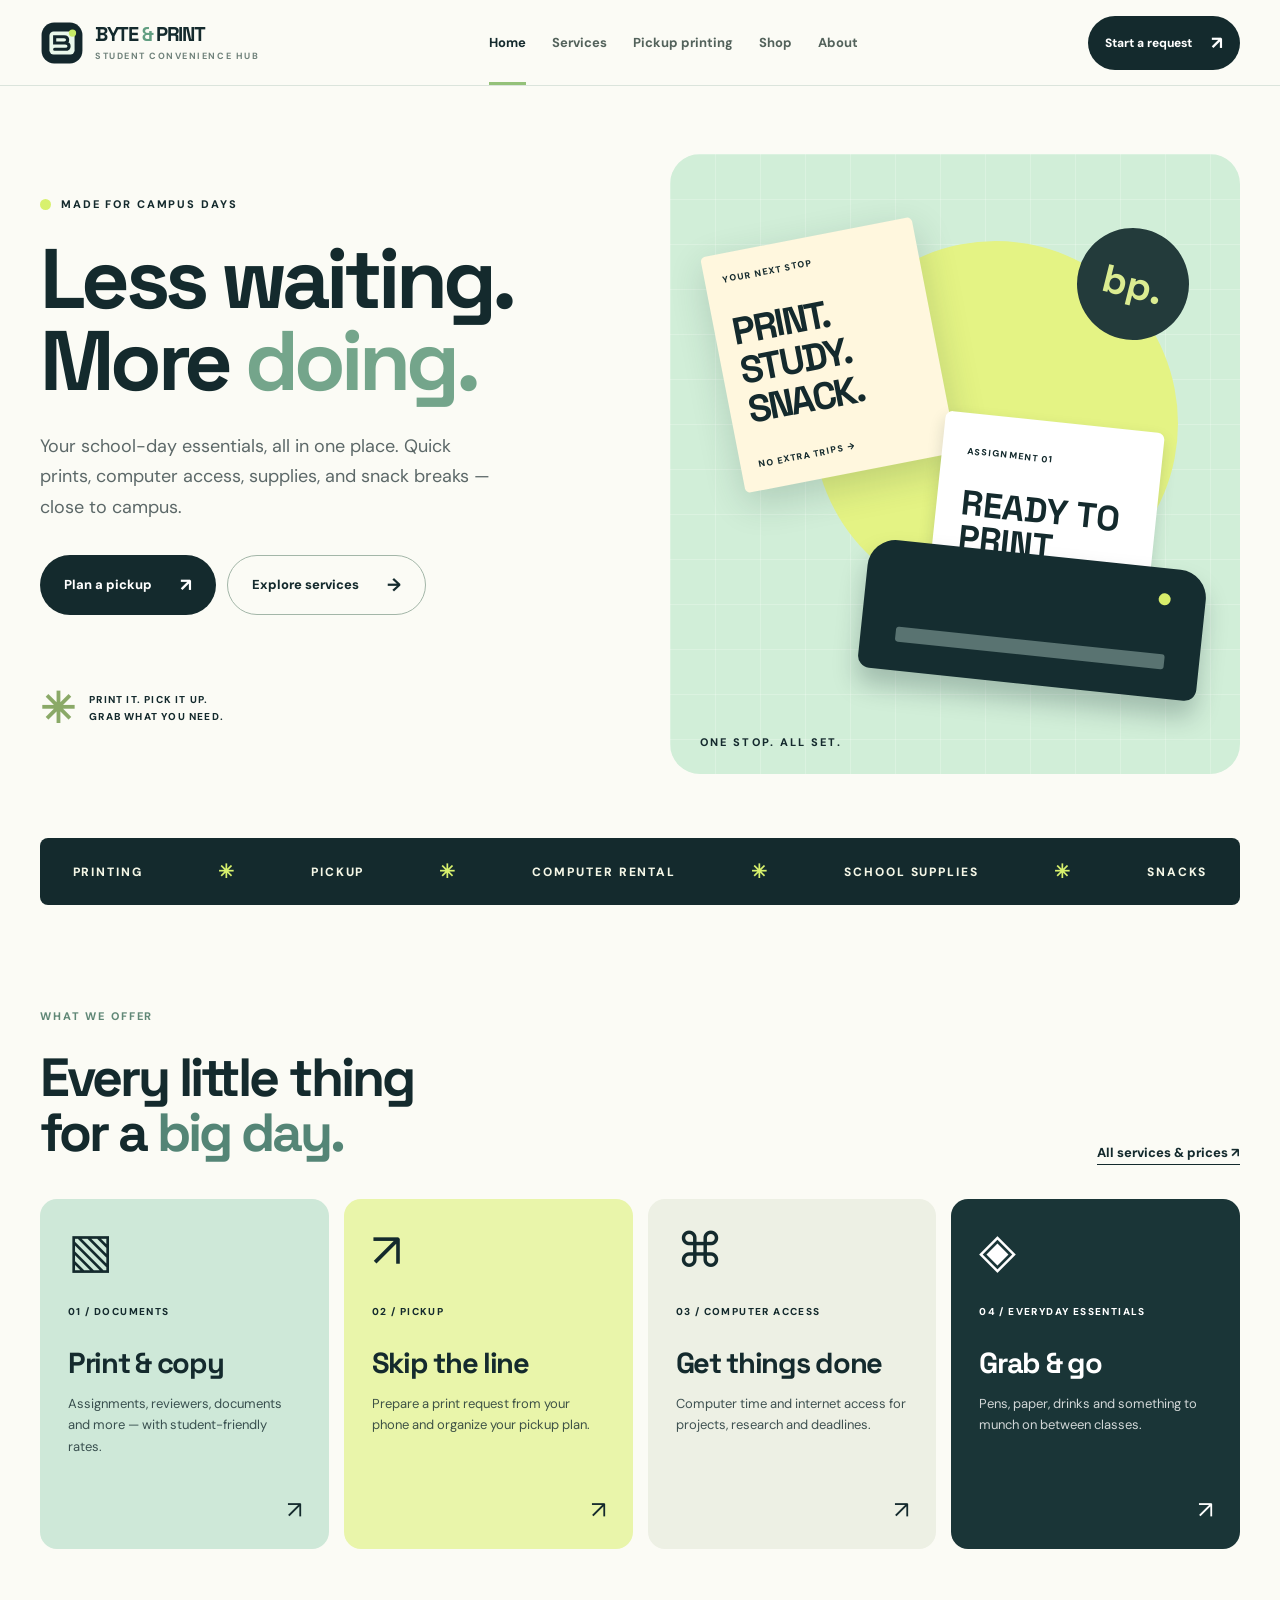
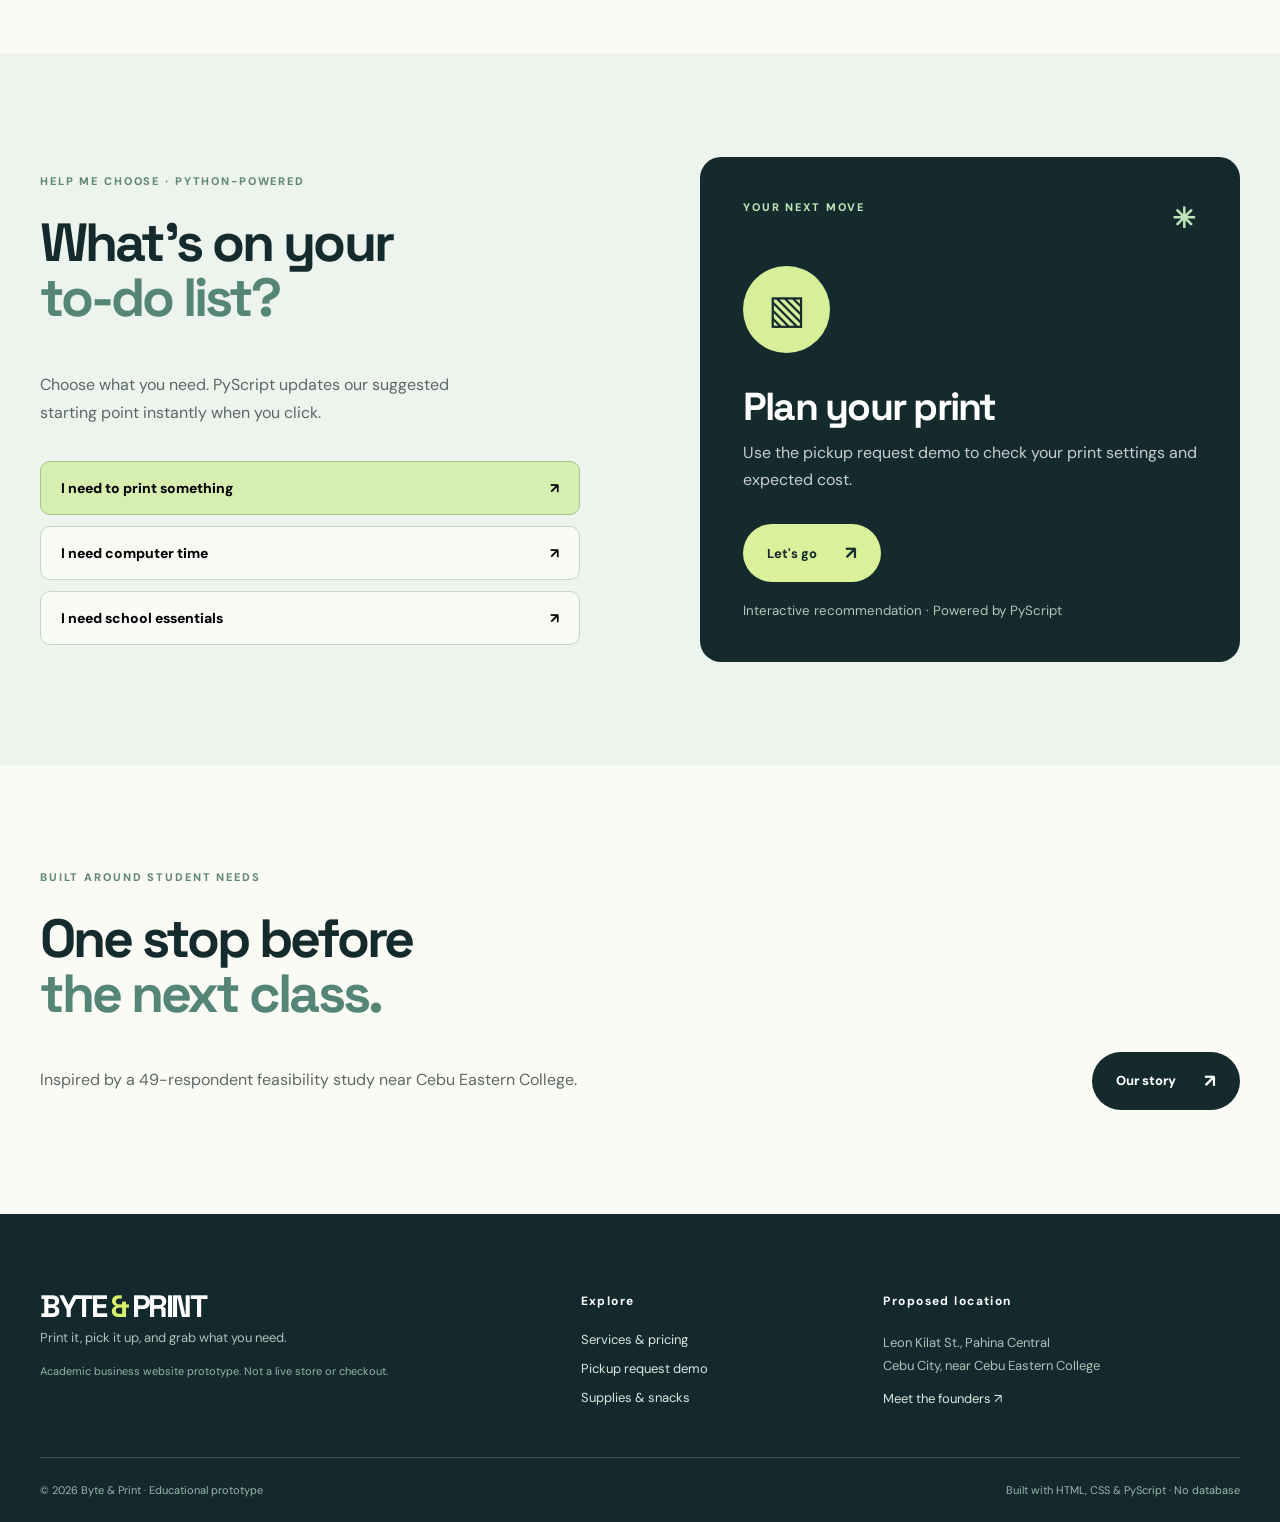
<file: index.html>
<!doctype html><html lang="en"><head><meta charset="utf-8"><meta name="viewport" content="width=device-width,initial-scale=1"><meta name="description" content="Student-focused printing, pickup, computer rental, supplies and snacks."><meta name="theme-color" content="#13272c"><title>Home | Byte & Print</title><link rel="icon" type="image/svg+xml" href="assets/mark.svg"><link rel="stylesheet" href="styles.css"><link rel="stylesheet" href="https://pyscript.net/releases/2026.7.3/core.css"><script type="module" src="https://pyscript.net/releases/2026.7.3/core.js"></script></head><body><header class="site-header"><div class="container nav-wrap"><a href="index.html" class="brand" aria-label="Byte and Print home"><img src="assets/mark.svg" alt="" width="44" height="44"><span>BYTE <i>&</i> PRINT<small>STUDENT CONVENIENCE HUB</small></span></a><nav aria-label="Main navigation"><a class="nav-link active" href="index.html" aria-current="page">Home</a><a class="nav-link " href="services.html" >Services</a><a class="nav-link " href="pickup.html" >Pickup printing</a><a class="nav-link " href="shop.html" >Shop</a><a class="nav-link " href="about.html" >About</a></nav><a href="pickup.html" class="nav-cta">Start a request <span aria-hidden="true">↗</span></a></div></header><main id="main">
<section class="hero container"><div class="hero-content"><div class="eyebrow"><span class="eyebrow-dot"></span> MADE FOR CAMPUS DAYS</div><h1>Less waiting.<br>More <em>doing.</em></h1><p class="hero-lead">Your school-day essentials, all in one place. Quick prints, computer access, supplies, and snack breaks — close to campus.</p><div class="hero-actions"><a href="pickup.html" class="btn btn-dark">Plan a pickup <span>↗</span></a><a href="services.html" class="btn btn-outline">Explore services <span>→</span></a></div><div class="hero-small"><span class="starburst">✳</span><span>PRINT IT. PICK IT UP.<br>GRAB WHAT YOU NEED.</span></div></div><div class="hero-art" aria-label="Illustration of a printer, pages, notebook and drink"><div class="art-grid"></div><div class="art-yellow disk"></div><div class="art-note"><small>YOUR NEXT STOP</small><strong>PRINT.<br>STUDY.<br>SNACK.</strong><span>NO EXTRA TRIPS →</span></div><div class="art-printer"><div class="printer-paper"><span>ASSIGNMENT 01</span><b>READY TO<br>PRINT</b><i></i><i></i><i></i></div><div class="printer-body"><span class="printer-led"></span><span class="printer-slot"></span></div></div><div class="art-circle"><span>bp.</span></div><div class="art-bottom-label">ONE STOP. ALL SET.</div></div></section>
<div class="container"><div class="ticker"><span>PRINTING</span><b>✳</b><span>PICKUP</span><b>✳</b><span>COMPUTER RENTAL</span><b>✳</b><span>SCHOOL SUPPLIES</span><b>✳</b><span>SNACKS</span></div></div>
<section class="section container"><div class="section-heading"><div><div class="eyebrow dark">WHAT WE OFFER</div><h2>Every little thing<br>for a <em>big day.</em></h2></div><a class="text-link" href="services.html">All services & prices ↗</a></div><div class="service-grid"><a href="services.html" class="feature-card mint"><span class="feature-icon">▧</span><span class="feature-num">01 / DOCUMENTS</span><h3>Print & copy</h3><p>Assignments, reviewers, documents and more — with student-friendly rates.</p><span class="feature-arrow">↗</span></a><a href="pickup.html" class="feature-card lemon"><span class="feature-icon">↗</span><span class="feature-num">02 / PICKUP</span><h3>Skip the line</h3><p>Prepare a print request from your phone and organize your pickup plan.</p><span class="feature-arrow">↗</span></a><a href="services.html" class="feature-card cream"><span class="feature-icon">⌘</span><span class="feature-num">03 / COMPUTER ACCESS</span><h3>Get things done</h3><p>Computer time and internet access for projects, research and deadlines.</p><span class="feature-arrow">↗</span></a><a href="shop.html" class="feature-card dark-card"><span class="feature-icon">◈</span><span class="feature-num">04 / EVERYDAY ESSENTIALS</span><h3>Grab & go</h3><p>Pens, paper, drinks and something to munch on between classes.</p><span class="feature-arrow">↗</span></a></div></section>
<section class="section pale"><div class="container choose-layout"><div><div class="eyebrow dark">HELP ME CHOOSE · PYTHON-POWERED</div><h2>What's on your<br><em>to-do list?</em></h2><p class="section-subtext">Choose what you need. PyScript updates our suggested starting point instantly when you click.</p><div class="choice-list" role="group" aria-label="Choose a student task"><button class="choice active" data-need="print" type="button">I need to print something <span>↗</span></button><button class="choice" data-need="computer" type="button">I need computer time <span>↗</span></button><button class="choice" data-need="shop" type="button">I need school essentials <span>↗</span></button></div></div><div class="recommend-card" aria-live="polite"><div class="recommend-top"><span>YOUR NEXT MOVE</span><span>✳</span></div><div class="recommend-icon" id="recommend-icon">▧</div><h3 id="recommend-title">Plan your print</h3><p id="recommend-text">Use the pickup request demo to check your print settings and expected cost.</p><a class="btn btn-dark" id="recommend-link" href="pickup.html">Let's go <span>↗</span></a><small>Interactive recommendation · Powered by PyScript</small></div></div></section>
<section class="section container bottom-banner"><div><div class="eyebrow dark">BUILT AROUND STUDENT NEEDS</div><h2>One stop before<br><em>the next class.</em></h2><p>Inspired by a 49-respondent feasibility study near Cebu Eastern College.</p></div><a href="about.html" class="btn btn-dark">Our story <span>↗</span></a></section>
</main><footer class="site-footer"><div class="container footer-grid"><div><a class="footer-brand" href="index.html">BYTE <span>&</span> PRINT</a><p>Print it, pick it up, and grab what you need.</p><p class="small-muted">Academic business website prototype. Not a live store or checkout.</p></div><div><strong>Explore</strong><a href="services.html">Services & pricing</a><a href="pickup.html">Pickup request demo</a><a href="shop.html">Supplies & snacks</a></div><div><strong>Proposed location</strong><p>Leon Kilat St., Pahina Central<br>Cebu City, near Cebu Eastern College</p><a href="about.html">Meet the founders ↗</a></div></div><div class="container footer-bottom"><span>© 2026 Byte & Print · Educational prototype</span><span>Built with HTML, CSS & PyScript · No database</span></div></footer><script type="py" src="./scripts/home.py"></script></body></html>
</file>
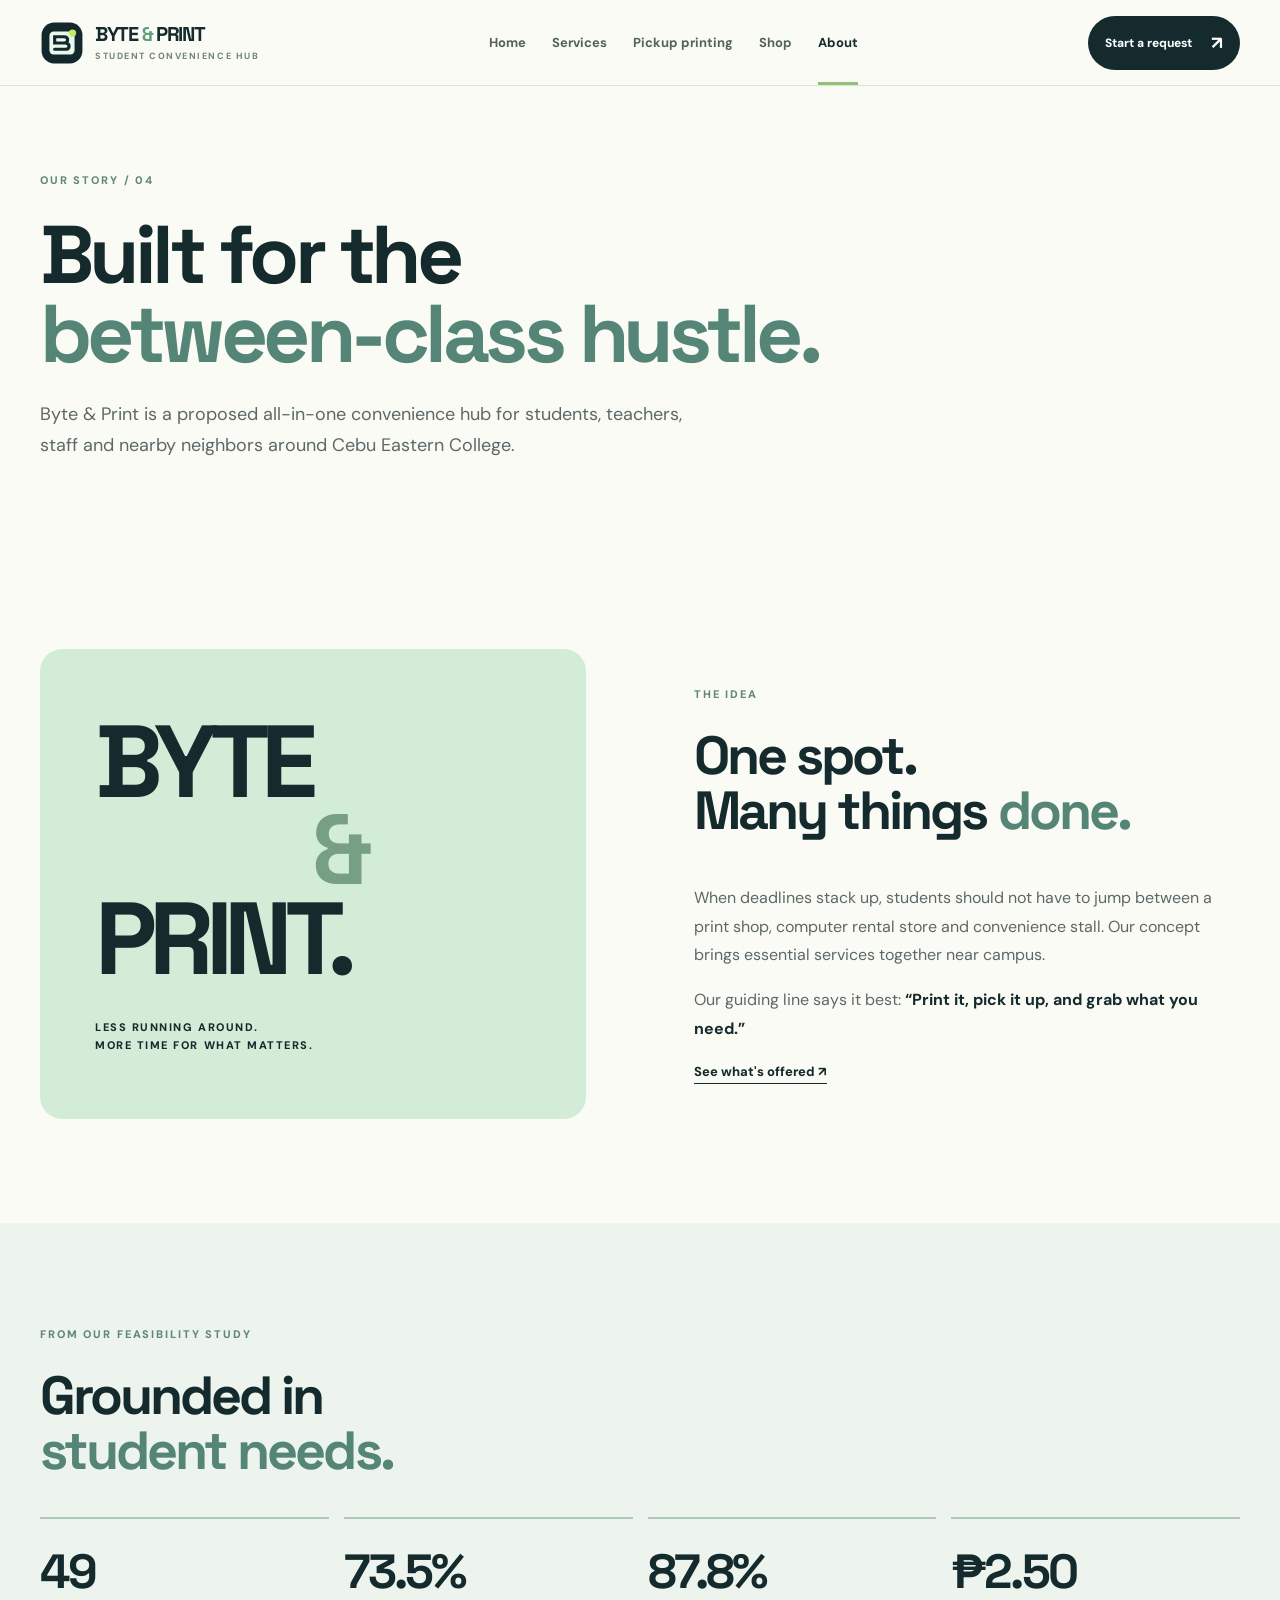
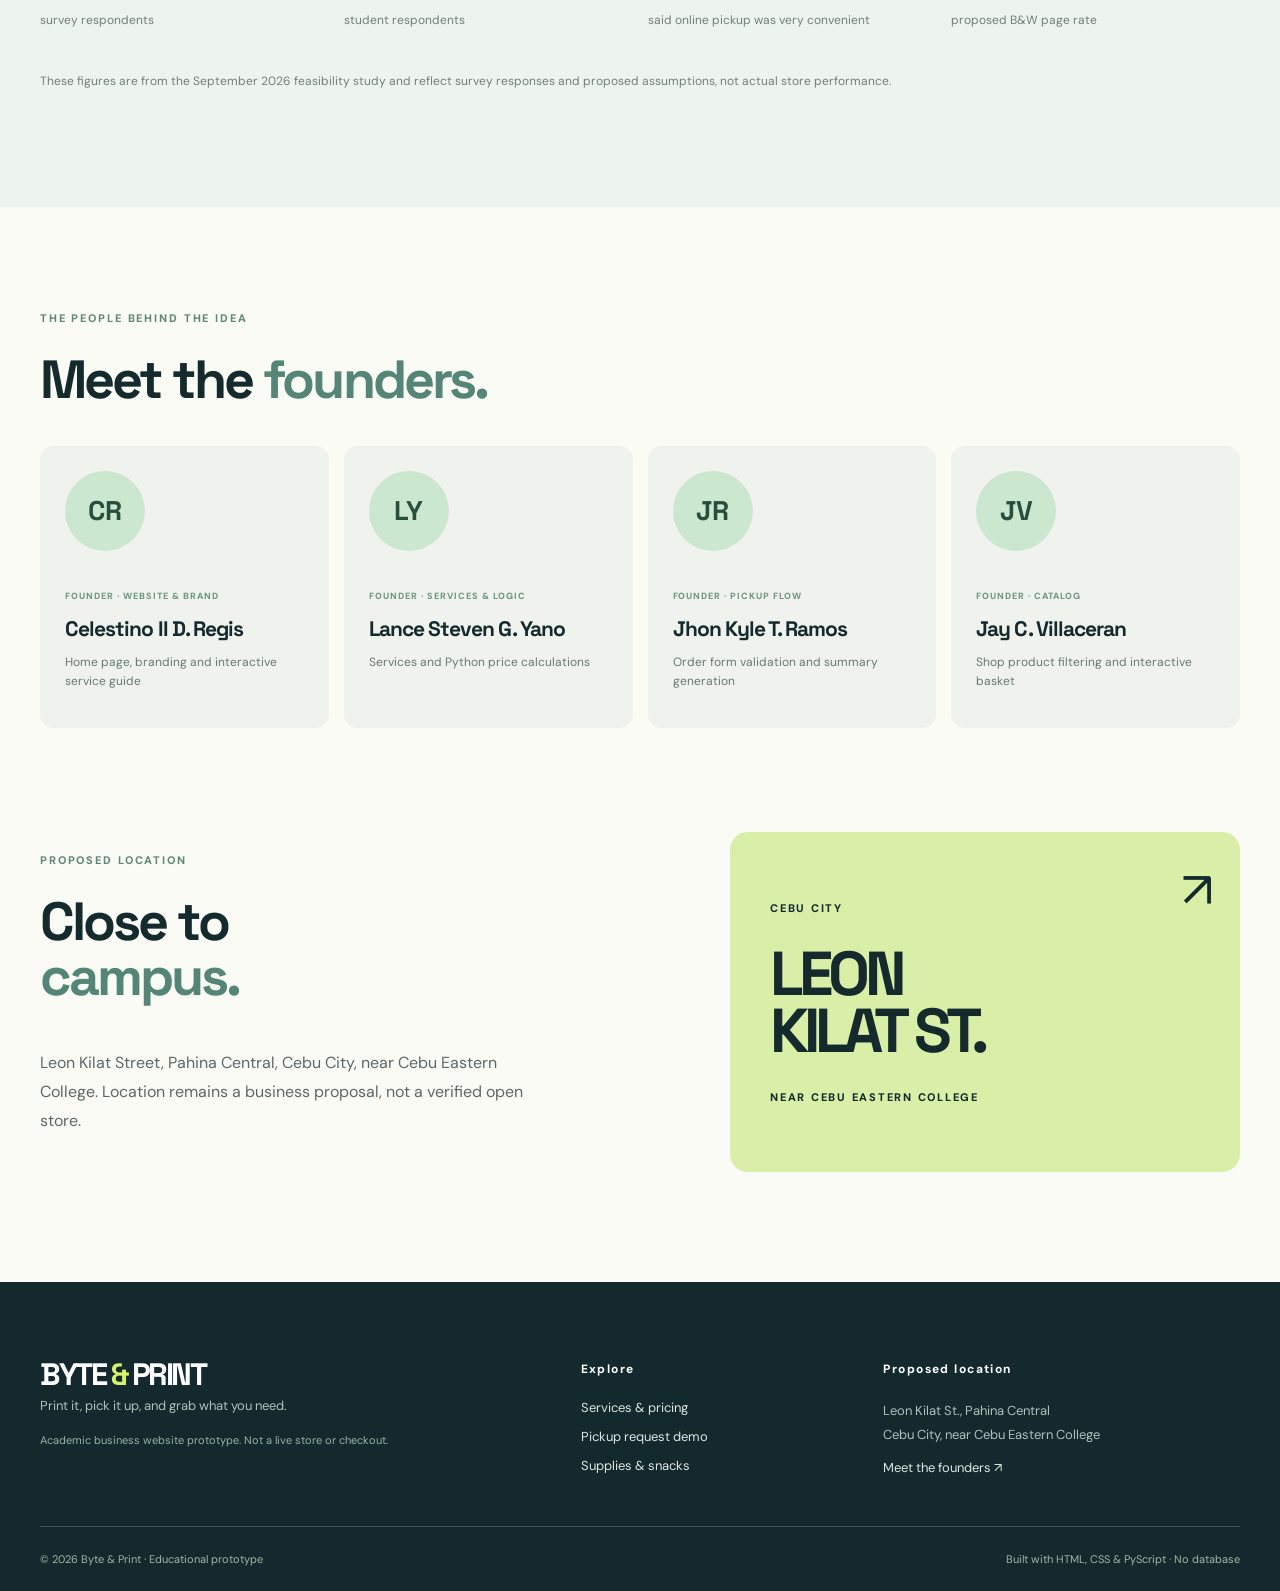
<file: about.html>
<!doctype html><html lang="en"><head><meta charset="utf-8"><meta name="viewport" content="width=device-width,initial-scale=1"><meta name="description" content="The Byte & Print business concept and its four student founders."><meta name="theme-color" content="#13272c"><title>About the Founders | Byte & Print</title><link rel="icon" type="image/svg+xml" href="assets/mark.svg"><link rel="stylesheet" href="styles.css"><link rel="stylesheet" href="https://pyscript.net/releases/2026.7.3/core.css"><script type="module" src="https://pyscript.net/releases/2026.7.3/core.js"></script></head><body><header class="site-header"><div class="container nav-wrap"><a href="index.html" class="brand" aria-label="Byte and Print home"><img src="assets/mark.svg" alt="" width="44" height="44"><span>BYTE <i>&</i> PRINT<small>STUDENT CONVENIENCE HUB</small></span></a><nav aria-label="Main navigation"><a class="nav-link " href="index.html" >Home</a><a class="nav-link " href="services.html" >Services</a><a class="nav-link " href="pickup.html" >Pickup printing</a><a class="nav-link " href="shop.html" >Shop</a><a class="nav-link active" href="about.html" aria-current="page">About</a></nav><a href="pickup.html" class="nav-cta">Start a request <span aria-hidden="true">↗</span></a></div></header><main id="main"><section class="inner-intro container"><div class="eyebrow dark">OUR STORY / 04</div><h1>Built for the<br><em>between-class hustle.</em></h1><p>Byte & Print is a proposed all-in-one convenience hub for students, teachers, staff and nearby neighbors around Cebu Eastern College.</p></section><section class="section container story-grid"><div class="story-art"><span>BYTE</span><strong>&</strong><span>PRINT.</span><small>LESS RUNNING AROUND.<br>MORE TIME FOR WHAT MATTERS.</small></div><div class="story-copy"><div class="eyebrow dark">THE IDEA</div><h2>One spot.<br>Many things <em>done.</em></h2><p>When deadlines stack up, students should not have to jump between a print shop, computer rental store and convenience stall. Our concept brings essential services together near campus.</p><p>Our guiding line says it best: <strong>“Print it, pick it up, and grab what you need.”</strong></p><a class="text-link" href="services.html">See what's offered ↗</a></div></section><section class="section pale"><div class="container"><div class="section-heading"><div><div class="eyebrow dark">FROM OUR FEASIBILITY STUDY</div><h2>Grounded in<br><em>student needs.</em></h2></div></div><div class="metric-grid"><div><strong>49</strong><span>survey respondents</span></div><div><strong>73.5%</strong><span>student respondents</span></div><div><strong>87.8%</strong><span>said online pickup was very convenient</span></div><div><strong>₱2.50</strong><span>proposed B&W page rate</span></div></div><p class="fine-print">These figures are from the September 2026 feasibility study and reflect survey responses and proposed assumptions, not actual store performance.</p></div></section><section class="section container"><div class="section-heading"><div><div class="eyebrow dark">THE PEOPLE BEHIND THE IDEA</div><h2>Meet the <em>founders.</em></h2></div></div><div class="founder-grid"><div class="founder-card"><span class="founder-avatar">CR</span><span>FOUNDER · WEBSITE & BRAND</span><h3>Celestino II D. Regis</h3><p>Home page, branding and interactive service guide</p></div><div class="founder-card"><span class="founder-avatar">LY</span><span>FOUNDER · SERVICES & LOGIC</span><h3>Lance Steven G. Yano</h3><p>Services and Python price calculations</p></div><div class="founder-card"><span class="founder-avatar">JR</span><span>FOUNDER · PICKUP FLOW</span><h3>Jhon Kyle T. Ramos</h3><p>Order form validation and summary generation</p></div><div class="founder-card"><span class="founder-avatar">JV</span><span>FOUNDER · CATALOG</span><h3>Jay C. Villaceran</h3><p>Shop product filtering and interactive basket</p></div></div></section><section class="container about-location"><div><div class="eyebrow dark">PROPOSED LOCATION</div><h2>Close to<br><em>campus.</em></h2><p>Leon Kilat Street, Pahina Central, Cebu City, near Cebu Eastern College. Location remains a business proposal, not a verified open store.</p></div><div class="location-visual"><span>CEBU CITY</span><strong>LEON<br>KILAT ST.</strong><i>↗</i><small>NEAR CEBU EASTERN COLLEGE</small></div></section></main><footer class="site-footer"><div class="container footer-grid"><div><a class="footer-brand" href="index.html">BYTE <span>&</span> PRINT</a><p>Print it, pick it up, and grab what you need.</p><p class="small-muted">Academic business website prototype. Not a live store or checkout.</p></div><div><strong>Explore</strong><a href="services.html">Services & pricing</a><a href="pickup.html">Pickup request demo</a><a href="shop.html">Supplies & snacks</a></div><div><strong>Proposed location</strong><p>Leon Kilat St., Pahina Central<br>Cebu City, near Cebu Eastern College</p><a href="about.html">Meet the founders ↗</a></div></div><div class="container footer-bottom"><span>© 2026 Byte & Print · Educational prototype</span><span>Built with HTML, CSS & PyScript · No database</span></div></footer></body></html>
</file>
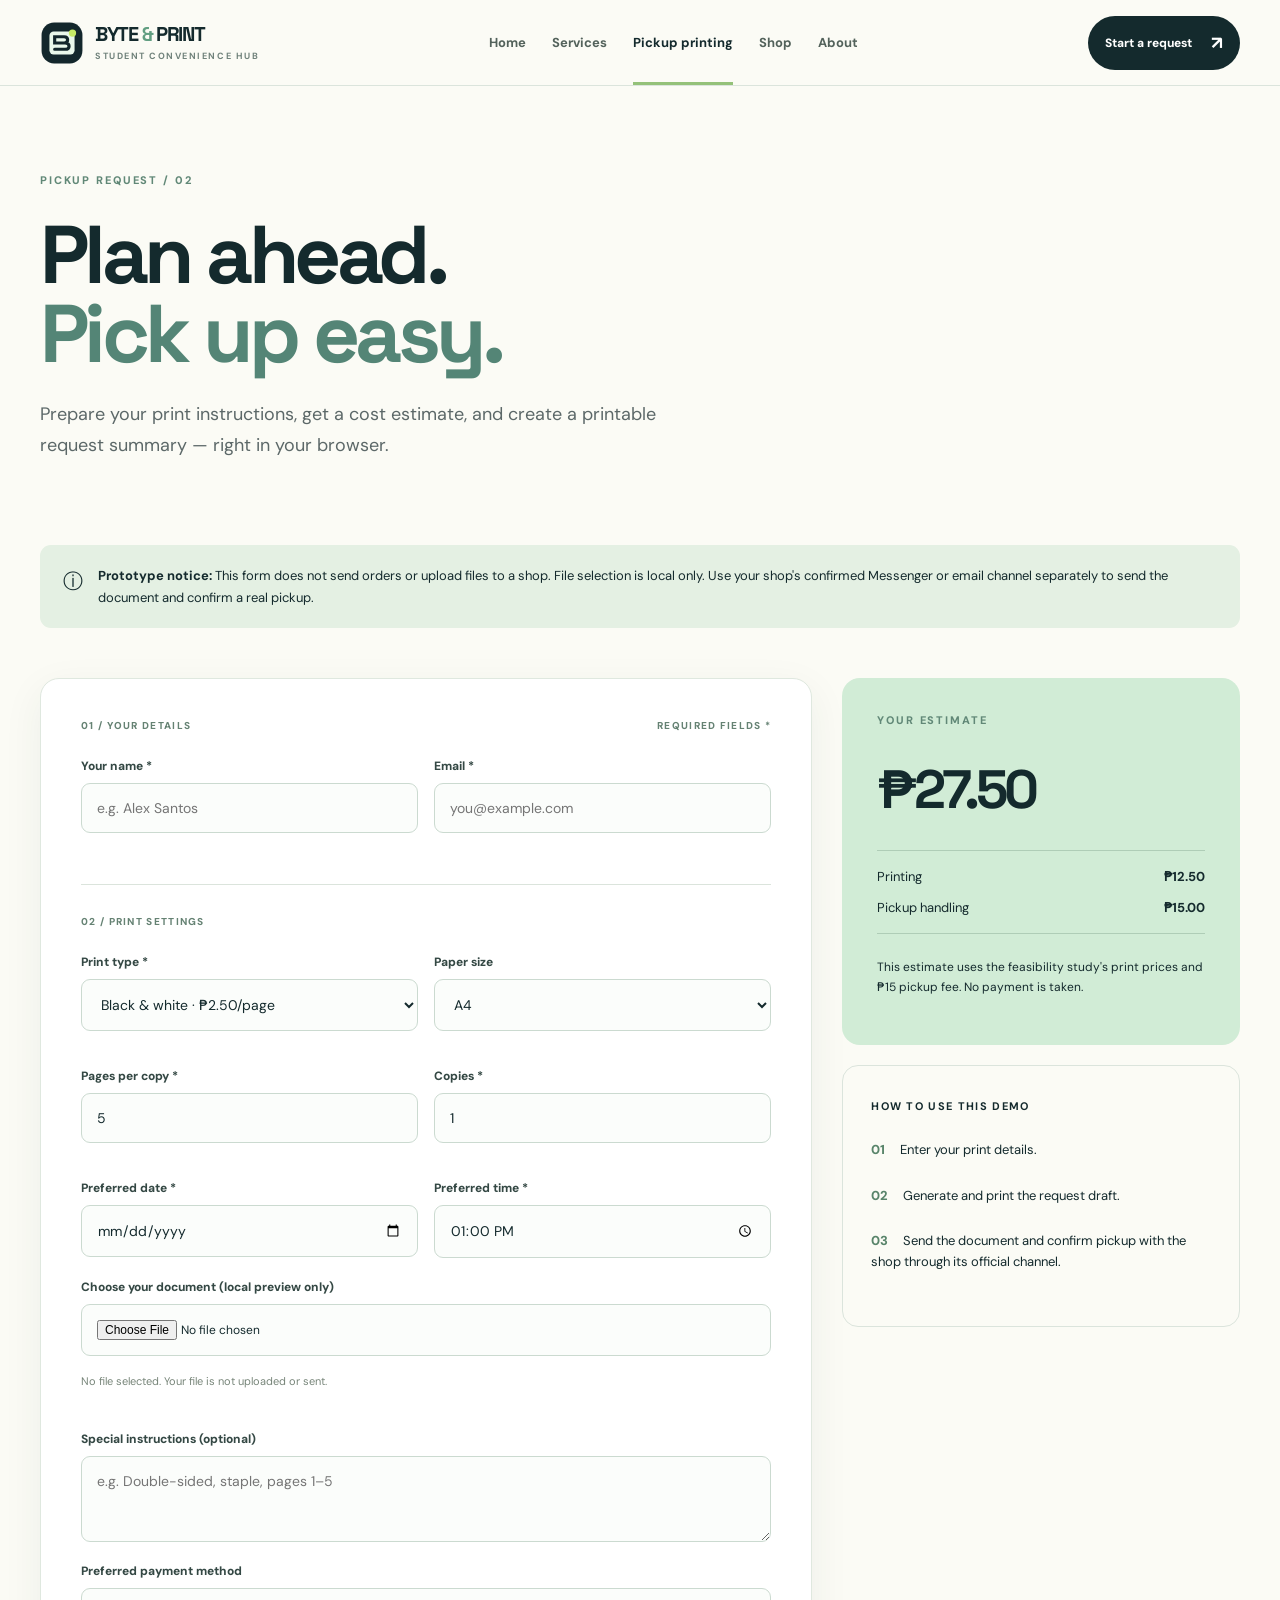
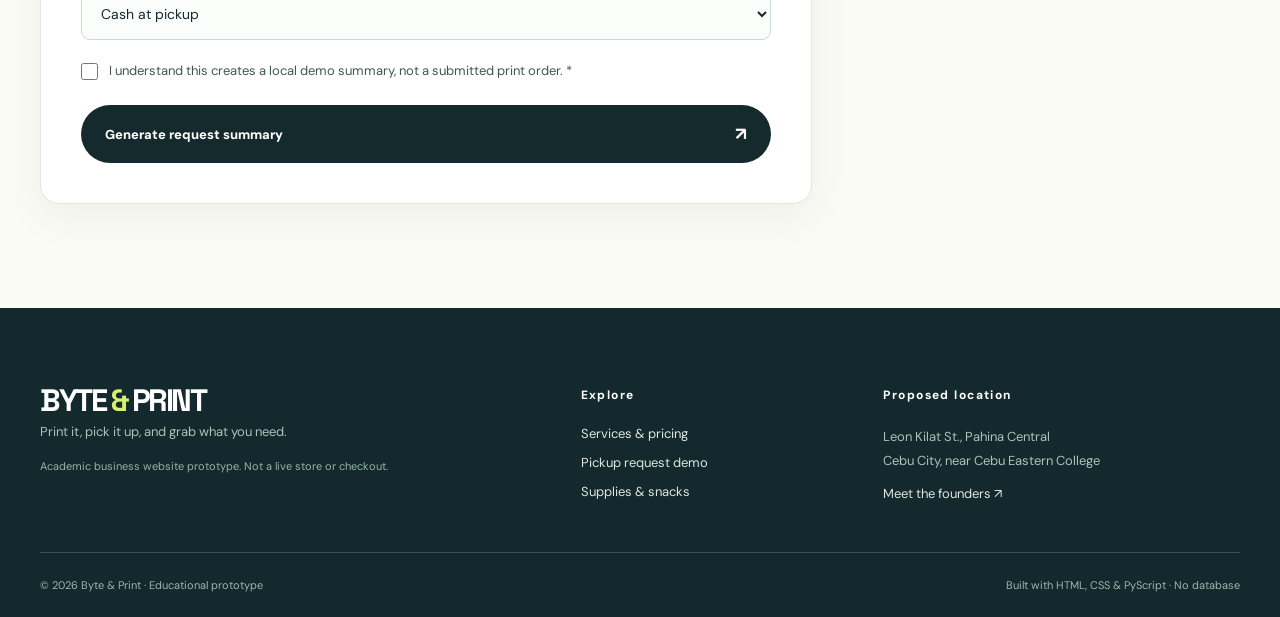
<file: pickup.html>
<!doctype html><html lang="en"><head><meta charset="utf-8"><meta name="viewport" content="width=device-width,initial-scale=1"><meta name="description" content="Estimate and prepare a print pickup request without a database."><meta name="theme-color" content="#13272c"><title>Pickup Printing | Byte & Print</title><link rel="icon" type="image/svg+xml" href="assets/mark.svg"><link rel="stylesheet" href="styles.css"><link rel="stylesheet" href="https://pyscript.net/releases/2026.7.3/core.css"><script type="module" src="https://pyscript.net/releases/2026.7.3/core.js"></script></head><body><header class="site-header"><div class="container nav-wrap"><a href="index.html" class="brand" aria-label="Byte and Print home"><img src="assets/mark.svg" alt="" width="44" height="44"><span>BYTE <i>&</i> PRINT<small>STUDENT CONVENIENCE HUB</small></span></a><nav aria-label="Main navigation"><a class="nav-link " href="index.html" >Home</a><a class="nav-link " href="services.html" >Services</a><a class="nav-link active" href="pickup.html" aria-current="page">Pickup printing</a><a class="nav-link " href="shop.html" >Shop</a><a class="nav-link " href="about.html" >About</a></nav><a href="pickup.html" class="nav-cta">Start a request <span aria-hidden="true">↗</span></a></div></header><main id="main"><section class="inner-intro container"><div class="eyebrow dark">PICKUP REQUEST / 02</div><h1>Plan ahead.<br><em>Pick up easy.</em></h1><p>Prepare your print instructions, get a cost estimate, and create a printable request summary — right in your browser.</p></section><div class="container notice"><span>ⓘ</span><p><strong>Prototype notice:</strong> This form does not send orders or upload files to a shop. File selection is local only. Use your shop's confirmed Messenger or email channel separately to send the document and confirm a real pickup.</p></div>
<section class="section container order-layout"><div class="order-card"><div class="card-label"><span>01 / YOUR DETAILS</span><span>REQUIRED FIELDS *</span></div><form id="pickup-form" novalidate><div class="calc-two"><div class="form-field"><label for="customer-name">Your name *</label><input id="customer-name" type="text" maxlength="80" placeholder="e.g. Alex Santos" required></div><div class="form-field"><label for="customer-email">Email *</label><input id="customer-email" type="email" maxlength="120" placeholder="you@example.com" required></div></div><div class="divider-line"></div><div class="card-label"><span>02 / PRINT SETTINGS</span></div><div class="calc-two"><div class="form-field"><label for="pickup-type">Print type *</label><select id="pickup-type"><option value="bw">Black & white · ₱2.50/page</option><option value="color">Color · ₱8.50/page</option></select></div><div class="form-field"><label for="pickup-paper">Paper size</label><select id="pickup-paper"><option>A4</option><option>Letter</option><option>Legal</option></select></div><div class="form-field"><label for="pickup-pages">Pages per copy *</label><input id="pickup-pages" type="number" min="1" max="500" value="5" required></div><div class="form-field"><label for="pickup-copies">Copies *</label><input id="pickup-copies" type="number" min="1" max="50" value="1" required></div><div class="form-field"><label for="pickup-date">Preferred date *</label><input id="pickup-date" type="date" required></div><div class="form-field"><label for="pickup-time">Preferred time *</label><input id="pickup-time" type="time" value="13:00" required></div></div><div class="form-field"><label for="pickup-file">Choose your document (local preview only)</label><input id="pickup-file" type="file" accept=".pdf,.doc,.docx,.png,.jpg,.jpeg"><small id="file-feedback" class="form-hint">No file selected. Your file is not uploaded or sent.</small></div><div class="form-field"><label for="pickup-notes">Special instructions (optional)</label><textarea id="pickup-notes" rows="3" maxlength="280" placeholder="e.g. Double-sided, staple, pages 1–5"></textarea></div><div class="form-field"><label for="pickup-payment">Preferred payment method</label><select id="pickup-payment"><option>Cash at pickup</option><option>GCash at pickup (subject to shop confirmation)</option></select></div><label class="checkbox-line terms"><input id="request-ack" type="checkbox" required><span>I understand this creates a local demo summary, not a submitted print order. *</span></label><p id="pickup-error" class="form-error" role="alert"></p><button class="btn btn-dark fill" type="submit">Generate request summary <span>↗</span></button></form></div><aside class="order-side"><div class="quote-panel"><div class="eyebrow dark">YOUR ESTIMATE</div><div class="giant-total" id="pickup-total" aria-live="polite">₱27.50</div><div class="quote-lines"><div><span>Printing</span><strong id="pickup-subtotal">₱12.50</strong></div><div><span>Pickup handling</span><strong>₱15.00</strong></div></div><p>This estimate uses the feasibility study's print prices and ₱15 pickup fee. No payment is taken.</p></div><div class="steps-panel"><strong>HOW TO USE THIS DEMO</strong><p><span>01</span> Enter your print details.</p><p><span>02</span> Generate and print the request draft.</p><p><span>03</span> Send the document and confirm pickup with the shop through its official channel.</p></div></aside></section><section class="container result-section" id="request-result" hidden aria-live="polite"><div class="result-card"><div class="eyebrow dark">REQUEST PREVIEW / NOT SUBMITTED</div><h2>Your draft is ready.</h2><p>Review the information below. It exists only on this page; it was not transmitted to anyone.</p><pre id="request-summary" class="receipt"></pre><button id="print-summary" class="btn btn-dark" type="button">Print or save summary <span>↗</span></button></div></section></main><footer class="site-footer"><div class="container footer-grid"><div><a class="footer-brand" href="index.html">BYTE <span>&</span> PRINT</a><p>Print it, pick it up, and grab what you need.</p><p class="small-muted">Academic business website prototype. Not a live store or checkout.</p></div><div><strong>Explore</strong><a href="services.html">Services & pricing</a><a href="pickup.html">Pickup request demo</a><a href="shop.html">Supplies & snacks</a></div><div><strong>Proposed location</strong><p>Leon Kilat St., Pahina Central<br>Cebu City, near Cebu Eastern College</p><a href="about.html">Meet the founders ↗</a></div></div><div class="container footer-bottom"><span>© 2026 Byte & Print · Educational prototype</span><span>Built with HTML, CSS & PyScript · No database</span></div></footer><script type="py" src="./scripts/pickup.py"></script></body></html>
</file>
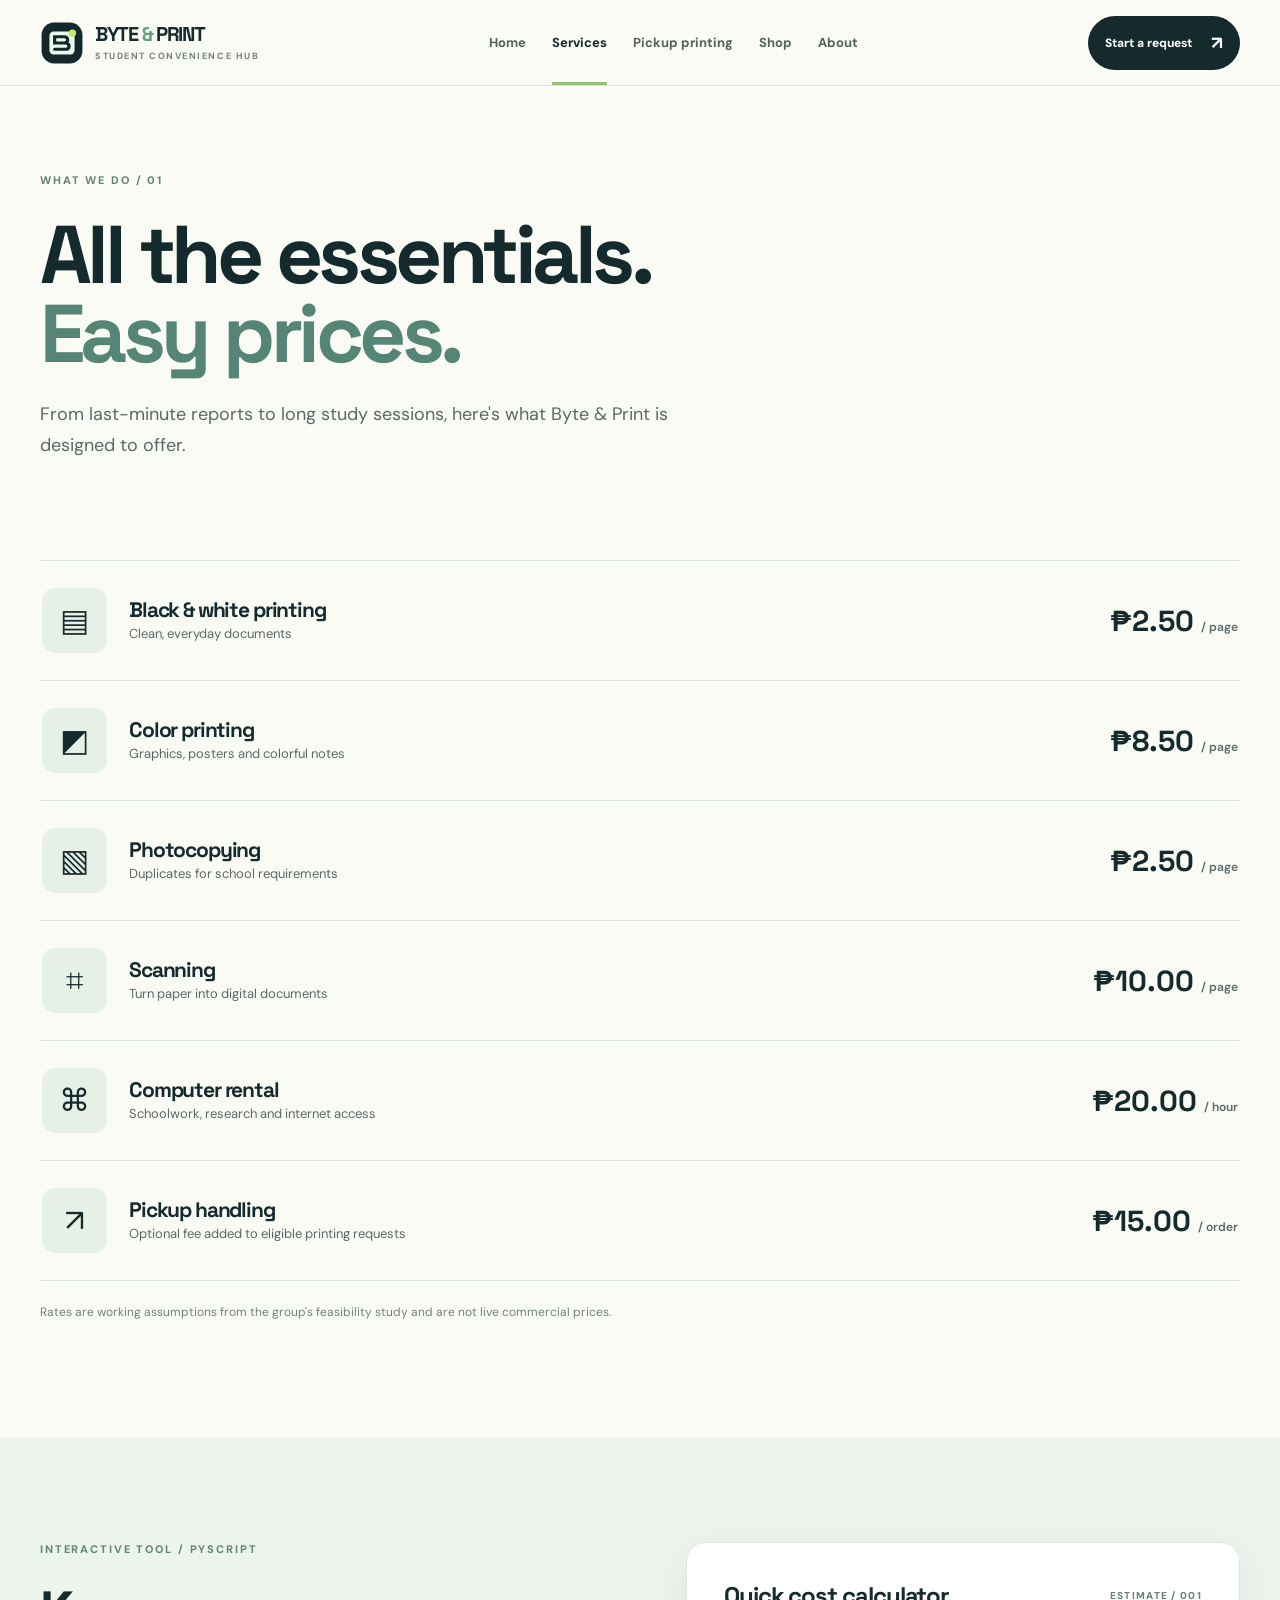
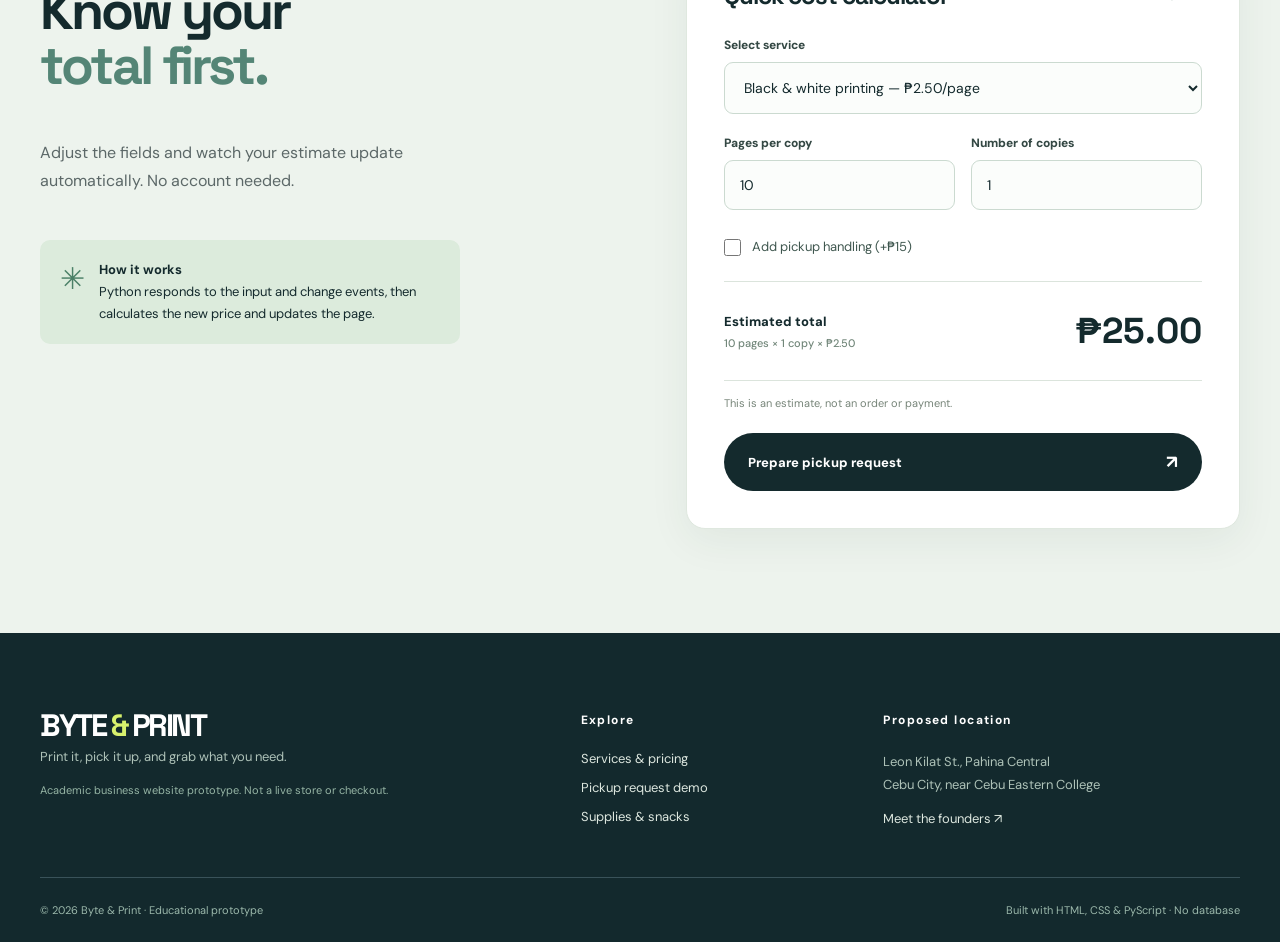
<file: services.html>
<!doctype html><html lang="en"><head><meta charset="utf-8"><meta name="viewport" content="width=device-width,initial-scale=1"><meta name="description" content="Student-friendly printing and computer rental prices with a live estimator."><meta name="theme-color" content="#13272c"><title>Services & Prices | Byte & Print</title><link rel="icon" type="image/svg+xml" href="assets/mark.svg"><link rel="stylesheet" href="styles.css"><link rel="stylesheet" href="https://pyscript.net/releases/2026.7.3/core.css"><script type="module" src="https://pyscript.net/releases/2026.7.3/core.js"></script></head><body><header class="site-header"><div class="container nav-wrap"><a href="index.html" class="brand" aria-label="Byte and Print home"><img src="assets/mark.svg" alt="" width="44" height="44"><span>BYTE <i>&</i> PRINT<small>STUDENT CONVENIENCE HUB</small></span></a><nav aria-label="Main navigation"><a class="nav-link " href="index.html" >Home</a><a class="nav-link active" href="services.html" aria-current="page">Services</a><a class="nav-link " href="pickup.html" >Pickup printing</a><a class="nav-link " href="shop.html" >Shop</a><a class="nav-link " href="about.html" >About</a></nav><a href="pickup.html" class="nav-cta">Start a request <span aria-hidden="true">↗</span></a></div></header><main id="main"><section class="inner-intro container"><div class="eyebrow dark">WHAT WE DO / 01</div><h1>All the essentials.<br><em>Easy prices.</em></h1><p>From last-minute reports to long study sessions, here's what Byte & Print is designed to offer.</p></section><section class="container section slim-top"><div class="price-list"><div class="price-row"><div><span class="price-icon">▤</span><div><h2>Black & white printing</h2><p>Clean, everyday documents</p></div></div><strong>₱2.50 <small>/ page</small></strong></div><div class="price-row"><div><span class="price-icon">◩</span><div><h2>Color printing</h2><p>Graphics, posters and colorful notes</p></div></div><strong>₱8.50 <small>/ page</small></strong></div><div class="price-row"><div><span class="price-icon">▧</span><div><h2>Photocopying</h2><p>Duplicates for school requirements</p></div></div><strong>₱2.50 <small>/ page</small></strong></div><div class="price-row"><div><span class="price-icon">⌗</span><div><h2>Scanning</h2><p>Turn paper into digital documents</p></div></div><strong>₱10.00 <small>/ page</small></strong></div><div class="price-row"><div><span class="price-icon">⌘</span><div><h2>Computer rental</h2><p>Schoolwork, research and internet access</p></div></div><strong>₱20.00 <small>/ hour</small></strong></div><div class="price-row"><div><span class="price-icon">↗</span><div><h2>Pickup handling</h2><p>Optional fee added to eligible printing requests</p></div></div><strong>₱15.00 <small>/ order</small></strong></div></div><p class="fine-print">Rates are working assumptions from the group's feasibility study and are not live commercial prices.</p></section>
<section class="section pale"><div class="container calculator-layout"><div><div class="eyebrow dark">INTERACTIVE TOOL / PYSCRIPT</div><h2>Know your<br><em>total first.</em></h2><p class="section-subtext">Adjust the fields and watch your estimate update automatically. No account needed.</p><div class="quote-tip"><span>✳</span><p><strong>How it works</strong><br>Python responds to the input and change events, then calculates the new price and updates the page.</p></div></div><div class="calculator-card"><div class="calc-head"><h3>Quick cost calculator</h3><span>ESTIMATE / 001</span></div><div class="form-field"><label for="service-type">Select service</label><select id="service-type"><option value="bw">Black & white printing — ₱2.50/page</option><option value="color">Color printing — ₱8.50/page</option><option value="copy">Photocopying — ₱2.50/page</option><option value="scan">Scanning — ₱10.00/page</option><option value="rental">Computer rental — ₱20.00/hour</option></select></div><div class="calc-two"><div class="form-field"><label for="service-quantity" id="quantity-label">Pages per copy</label><input id="service-quantity" type="number" min="1" max="500" value="10" inputmode="numeric"></div><div class="form-field" id="copies-field"><label for="service-copies">Number of copies</label><input id="service-copies" type="number" min="1" max="50" value="1" inputmode="numeric"></div></div><label class="checkbox-line" id="pickup-fee-line"><input id="service-pickup" type="checkbox"><span>Add pickup handling (+₱15)</span></label><div class="calc-total"><span>Estimated total<small id="estimate-breakdown">10 pages × 1 copy × ₱2.50</small></span><strong id="service-total" aria-live="polite">₱25.00</strong></div><p id="calculator-message" class="form-hint" aria-live="polite">This is an estimate, not an order or payment.</p><a class="btn btn-dark fill" href="pickup.html">Prepare pickup request <span>↗</span></a></div></div></section></main><footer class="site-footer"><div class="container footer-grid"><div><a class="footer-brand" href="index.html">BYTE <span>&</span> PRINT</a><p>Print it, pick it up, and grab what you need.</p><p class="small-muted">Academic business website prototype. Not a live store or checkout.</p></div><div><strong>Explore</strong><a href="services.html">Services & pricing</a><a href="pickup.html">Pickup request demo</a><a href="shop.html">Supplies & snacks</a></div><div><strong>Proposed location</strong><p>Leon Kilat St., Pahina Central<br>Cebu City, near Cebu Eastern College</p><a href="about.html">Meet the founders ↗</a></div></div><div class="container footer-bottom"><span>© 2026 Byte & Print · Educational prototype</span><span>Built with HTML, CSS & PyScript · No database</span></div></footer><script type="py" src="./scripts/services.py"></script></body></html>
</file>
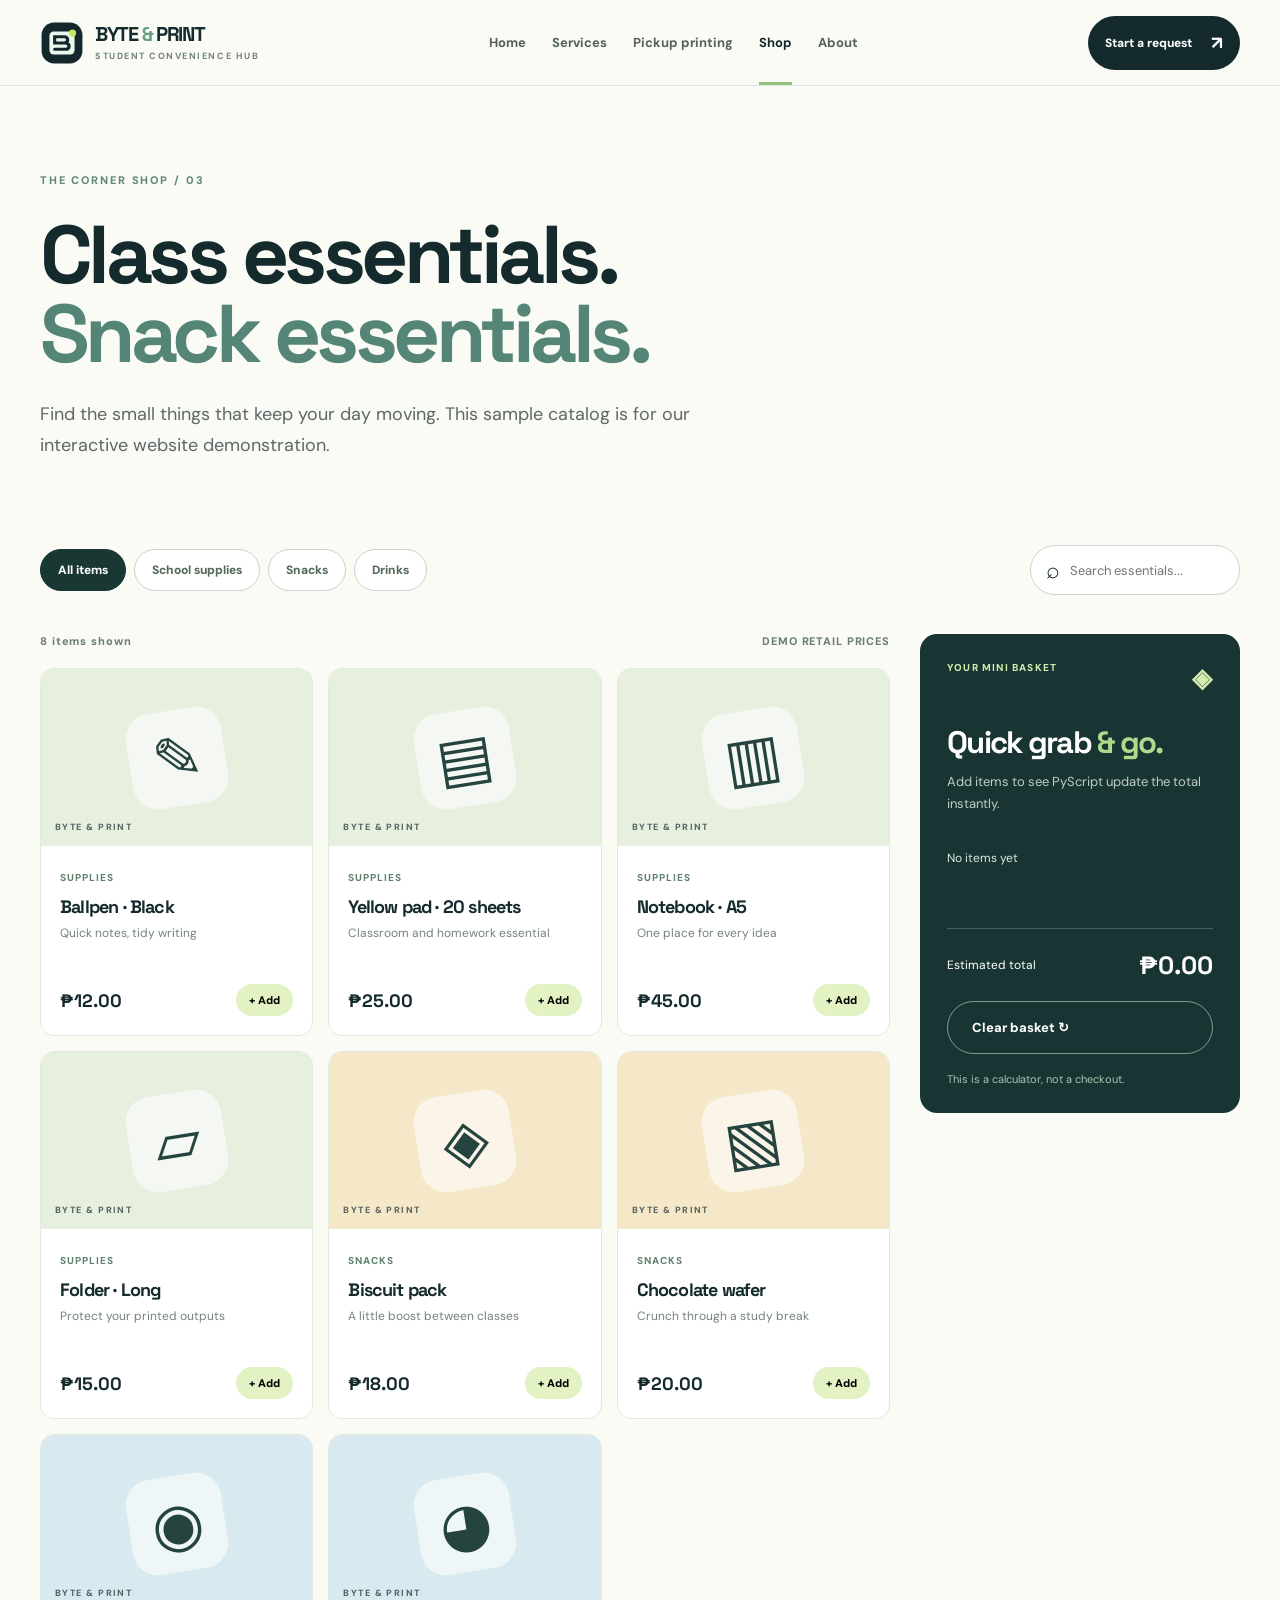
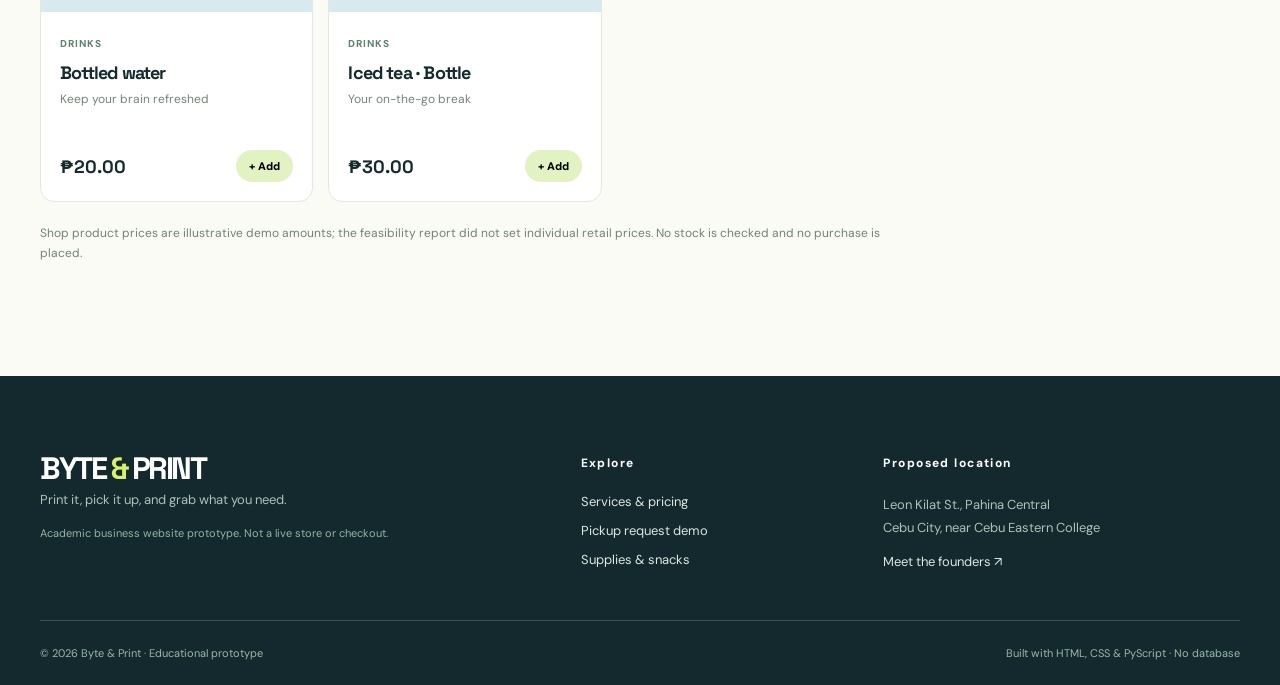
<file: shop.html>
<!doctype html><html lang="en"><head><meta charset="utf-8"><meta name="viewport" content="width=device-width,initial-scale=1"><meta name="description" content="Browse demo school supplies and snacks with PyScript filtering and live basket totals."><meta name="theme-color" content="#13272c"><title>School Supplies & Snacks | Byte & Print</title><link rel="icon" type="image/svg+xml" href="assets/mark.svg"><link rel="stylesheet" href="styles.css"><link rel="stylesheet" href="https://pyscript.net/releases/2026.7.3/core.css"><script type="module" src="https://pyscript.net/releases/2026.7.3/core.js"></script></head><body><header class="site-header"><div class="container nav-wrap"><a href="index.html" class="brand" aria-label="Byte and Print home"><img src="assets/mark.svg" alt="" width="44" height="44"><span>BYTE <i>&</i> PRINT<small>STUDENT CONVENIENCE HUB</small></span></a><nav aria-label="Main navigation"><a class="nav-link " href="index.html" >Home</a><a class="nav-link " href="services.html" >Services</a><a class="nav-link " href="pickup.html" >Pickup printing</a><a class="nav-link active" href="shop.html" aria-current="page">Shop</a><a class="nav-link " href="about.html" >About</a></nav><a href="pickup.html" class="nav-cta">Start a request <span aria-hidden="true">↗</span></a></div></header><main id="main"><section class="inner-intro container"><div class="eyebrow dark">THE CORNER SHOP / 03</div><h1>Class essentials.<br><em>Snack essentials.</em></h1><p>Find the small things that keep your day moving. This sample catalog is for our interactive website demonstration.</p></section><div class="container shop-controls"><div class="filter-group" role="group" aria-label="Filter products"><button type="button" class="filter-button active" data-filter="all">All items</button><button type="button" class="filter-button" data-filter="supplies">School supplies</button><button type="button" class="filter-button" data-filter="snacks">Snacks</button><button type="button" class="filter-button" data-filter="drinks">Drinks</button></div><label class="search-wrap"><span>⌕</span><input id="product-search" type="search" placeholder="Search essentials..." aria-label="Search products"></label></div><section class="container shop-layout"><div><div class="shop-meta"><span id="shop-count" aria-live="polite">8 items shown</span><span>DEMO RETAIL PRICES</span></div><div class="product-grid"><article class="product-card" data-category="supplies" data-name="ballpen · black"><div class="product-art supplies"><span>✎</span><small>BYTE & PRINT</small></div><div class="product-info"><span class="product-category">SUPPLIES</span><h3>Ballpen · Black</h3><p>Quick notes, tidy writing</p><div class="product-bottom"><strong>₱12.00</strong><button class="add-item" type="button" data-name="Ballpen · Black" data-price="12" aria-label="Add Ballpen · Black to basket">+ Add</button></div></div></article><article class="product-card" data-category="supplies" data-name="yellow pad · 20 sheets"><div class="product-art supplies"><span>▤</span><small>BYTE & PRINT</small></div><div class="product-info"><span class="product-category">SUPPLIES</span><h3>Yellow pad · 20 sheets</h3><p>Classroom and homework essential</p><div class="product-bottom"><strong>₱25.00</strong><button class="add-item" type="button" data-name="Yellow pad · 20 sheets" data-price="25" aria-label="Add Yellow pad · 20 sheets to basket">+ Add</button></div></div></article><article class="product-card" data-category="supplies" data-name="notebook · a5"><div class="product-art supplies"><span>▥</span><small>BYTE & PRINT</small></div><div class="product-info"><span class="product-category">SUPPLIES</span><h3>Notebook · A5</h3><p>One place for every idea</p><div class="product-bottom"><strong>₱45.00</strong><button class="add-item" type="button" data-name="Notebook · A5" data-price="45" aria-label="Add Notebook · A5 to basket">+ Add</button></div></div></article><article class="product-card" data-category="supplies" data-name="folder · long"><div class="product-art supplies"><span>▱</span><small>BYTE & PRINT</small></div><div class="product-info"><span class="product-category">SUPPLIES</span><h3>Folder · Long</h3><p>Protect your printed outputs</p><div class="product-bottom"><strong>₱15.00</strong><button class="add-item" type="button" data-name="Folder · Long" data-price="15" aria-label="Add Folder · Long to basket">+ Add</button></div></div></article><article class="product-card" data-category="snacks" data-name="biscuit pack"><div class="product-art snacks"><span>◈</span><small>BYTE & PRINT</small></div><div class="product-info"><span class="product-category">SNACKS</span><h3>Biscuit pack</h3><p>A little boost between classes</p><div class="product-bottom"><strong>₱18.00</strong><button class="add-item" type="button" data-name="Biscuit pack" data-price="18" aria-label="Add Biscuit pack to basket">+ Add</button></div></div></article><article class="product-card" data-category="snacks" data-name="chocolate wafer"><div class="product-art snacks"><span>▧</span><small>BYTE & PRINT</small></div><div class="product-info"><span class="product-category">SNACKS</span><h3>Chocolate wafer</h3><p>Crunch through a study break</p><div class="product-bottom"><strong>₱20.00</strong><button class="add-item" type="button" data-name="Chocolate wafer" data-price="20" aria-label="Add Chocolate wafer to basket">+ Add</button></div></div></article><article class="product-card" data-category="drinks" data-name="bottled water"><div class="product-art drinks"><span>◉</span><small>BYTE & PRINT</small></div><div class="product-info"><span class="product-category">DRINKS</span><h3>Bottled water</h3><p>Keep your brain refreshed</p><div class="product-bottom"><strong>₱20.00</strong><button class="add-item" type="button" data-name="Bottled water" data-price="20" aria-label="Add Bottled water to basket">+ Add</button></div></div></article><article class="product-card" data-category="drinks" data-name="iced tea · bottle"><div class="product-art drinks"><span>◕</span><small>BYTE & PRINT</small></div><div class="product-info"><span class="product-category">DRINKS</span><h3>Iced tea · Bottle</h3><p>Your on-the-go break</p><div class="product-bottom"><strong>₱30.00</strong><button class="add-item" type="button" data-name="Iced tea · Bottle" data-price="30" aria-label="Add Iced tea · Bottle to basket">+ Add</button></div></div></article></div><p id="shop-empty" class="empty-state" hidden>No matching items. Try another search or filter.</p><p class="fine-print">Shop product prices are illustrative demo amounts; the feasibility report did not set individual retail prices. No stock is checked and no purchase is placed.</p></div><aside class="basket"><div class="basket-head"><span>YOUR MINI BASKET</span><span>◈</span></div><h2>Quick grab <em>& go.</em></h2><p>Add items to see PyScript update the total instantly.</p><div class="basket-counter" id="basket-items">No items yet</div><div class="basket-total"><span>Estimated total</span><strong id="basket-total">₱0.00</strong></div><button id="clear-basket" class="btn btn-outline fill" type="button">Clear basket ↻</button><small>This is a calculator, not a checkout.</small></aside></section></main><footer class="site-footer"><div class="container footer-grid"><div><a class="footer-brand" href="index.html">BYTE <span>&</span> PRINT</a><p>Print it, pick it up, and grab what you need.</p><p class="small-muted">Academic business website prototype. Not a live store or checkout.</p></div><div><strong>Explore</strong><a href="services.html">Services & pricing</a><a href="pickup.html">Pickup request demo</a><a href="shop.html">Supplies & snacks</a></div><div><strong>Proposed location</strong><p>Leon Kilat St., Pahina Central<br>Cebu City, near Cebu Eastern College</p><a href="about.html">Meet the founders ↗</a></div></div><div class="container footer-bottom"><span>© 2026 Byte & Print · Educational prototype</span><span>Built with HTML, CSS & PyScript · No database</span></div></footer><script type="py" src="./scripts/shop.py"></script></body></html>
</file>
<file: styles.css>
@import url('https://fonts.googleapis.com/css2?family=DM+Sans:wght@400;500;600;700;800&family=Space+Grotesk:wght@400;500;600;700&display=swap');
:root{--ink:#142a2d;--paper:#fbfbf5;--muted:#5c6868;--line:#dbe4dc;--mint:#d1efd9;--lime:#d8f16d;--cream:#f3f3e9;--soft:#edf2e9;--radius:22px}*{box-sizing:border-box}html{scroll-behavior:smooth}body{margin:0;background:var(--paper);color:var(--ink);font-family:'DM Sans',Arial,sans-serif;-webkit-font-smoothing:antialiased}a{color:inherit;text-decoration:none}button,input,select,textarea{font:inherit}button{cursor:pointer}img{display:block}h1,h2,h3,p{margin-top:0}h1,h2,h3{font-family:'Space Grotesk',Arial,sans-serif;letter-spacing:-.055em}h1{font-size:clamp(3.3rem,6.6vw,6.9rem);line-height:.97;font-weight:700}h2{font-size:clamp(2.5rem,4.2vw,4.6rem);line-height:1.02}h3{letter-spacing:-.045em}h1 em,h2 em,h3 em{font-style:normal;color:#548576}.container{width:min(1200px,calc(100% - 64px));margin-inline:auto}.site-header{position:sticky;top:0;z-index:50;background:rgba(251,251,245,.96);border-bottom:1px solid var(--line);backdrop-filter:blur(16px)}.nav-wrap{min-height:85px;display:flex;align-items:center;gap:36px}.brand{display:flex;align-items:center;gap:11px;flex-shrink:0;font-family:'Space Grotesk',sans-serif;font-weight:700;letter-spacing:-.065em;font-size:20px;line-height:1}.brand i{font-style:normal;color:#619e81}.brand small{display:block;font:700 9px 'DM Sans',sans-serif;letter-spacing:.17em;margin-top:6px;color:#70827b}nav{display:flex;align-items:center;gap:26px;margin-inline:auto}.nav-link{font-weight:700;font-size:13px;color:#53625b;padding:34px 0 31px;border-bottom:3px solid transparent;white-space:nowrap}.nav-link:hover,.nav-link.active{color:var(--ink);border-bottom-color:#94c179}.nav-cta{display:inline-flex;background:var(--ink);color:#fff;padding:15px 17px;border-radius:100px;font-size:12px;font-weight:800;align-items:center;gap:19px;white-space:nowrap}.nav-cta span{font-size:18px}.hero{display:grid;grid-template-columns:1fr 1fr;gap:5%;padding-top:68px;padding-bottom:64px;min-height:660px}.hero-content{padding:43px 0 30px}.eyebrow{display:flex;align-items:center;gap:10px;font-size:11px;font-weight:800;letter-spacing:.17em;margin-bottom:28px}.eyebrow.dark{color:#618877}.eyebrow-dot{background:var(--lime);width:11px;height:11px;border-radius:50%}.hero h1{margin-bottom:28px}.hero h1 em{color:#74a58b}.hero-lead{max-width:450px;font-size:18px;color:var(--muted);line-height:1.7}.hero-actions{display:flex;gap:11px;flex-wrap:wrap;margin-top:32px}.btn{border:none;display:inline-flex;justify-content:space-between;align-items:center;gap:28px;padding:17px 24px;border-radius:100px;font-weight:800;font-size:13px;transition:transform .2s,box-shadow .2s}.btn:hover{transform:translateY(-2px);box-shadow:0 9px 25px #102b2420}.btn-dark{background:var(--ink);color:#fff}.btn-outline{background:transparent;color:var(--ink);border:1.5px solid #a3b6a8}.btn span{font-size:18px}.fill{width:100%}.hero-small{display:flex;align-items:center;gap:13px;margin-top:58px;font-size:10px;letter-spacing:.12em;font-weight:800;line-height:1.7}.starburst{font-size:42px;color:#8aa967}.hero-art{min-height:524px;background:#d1eed8;position:relative;overflow:hidden;border-radius:30px;isolation:isolate}.art-grid{position:absolute;inset:0;background-image:linear-gradient(#ffffff36 1px,transparent 1px),linear-gradient(90deg,#ffffff36 1px,transparent 1px);background-size:45px 45px}.art-yellow{position:absolute;width:365px;height:365px;background:#e4f384;border-radius:50%;left:25%;top:14%}.art-note{position:absolute;top:13%;left:9%;width:215px;padding:20px 18px;background:#fff7de;transform:rotate(-11deg);box-shadow:0 12px 36px #193a3030;border-radius:5px;z-index:2}.art-note small,.art-note span{display:block;font-weight:800;letter-spacing:.12em;font-size:9px}.art-note strong{display:block;font:700 38px/1.05 'Space Grotesk';letter-spacing:-.06em;margin:28px 0}.art-printer{position:absolute;width:340px;left:35%;bottom:15%;height:260px;z-index:3;transform:rotate(6deg)}.printer-paper{position:absolute;top:0;left:62px;width:220px;height:230px;background:white;border-radius:7px;padding:25px;box-shadow:0 7px 15px #18362c28}.printer-paper span{font-size:9px;font-weight:800;letter-spacing:.13em}.printer-paper b{display:block;font:700 35px/1 'Space Grotesk';margin-top:27px}.printer-paper i{display:block;background:#ccd7d2;height:6px;width:80%;margin-top:10px;border-radius:4px}.printer-paper i:last-child{width:57%}.printer-body{position:absolute;bottom:-4px;left:0;width:340px;height:130px;background:#152d30;border-radius:28px 28px 12px 12px;box-shadow:0 16px 25px #152d3040}.printer-led{position:absolute;right:35px;top:25px;width:12px;height:12px;background:#d7ed6a;border-radius:50%}.printer-slot{position:absolute;left:35px;bottom:29px;width:270px;height:15px;background:#597371;border-radius:3px}.art-circle{position:absolute;width:112px;height:112px;top:12%;right:9%;border-radius:100%;display:grid;place-items:center;background:#233b3b;color:#dbec91;z-index:5;transform:rotate(14deg)}.art-circle span{font:700 39px 'Space Grotesk'}.art-bottom-label{position:absolute;bottom:25px;left:30px;font-size:11px;font-weight:800;letter-spacing:.19em}.ticker{display:flex;background:var(--ink);color:#f5f7e7;min-height:67px;align-items:center;justify-content:space-around;border-radius:8px;gap:10px;letter-spacing:.16em;font-weight:800;font-size:12px}.ticker b{color:var(--lime);font-size:19px}.section{padding-top:104px;padding-bottom:104px}.section.slim-top{padding-top:15px}.section-heading{display:flex;align-items:end;justify-content:space-between;gap:25px;margin-bottom:38px}.section-heading h2{margin-bottom:0}.text-link{font-size:13px;font-weight:800;text-decoration:underline;text-underline-offset:7px;white-space:nowrap}.service-grid{display:grid;grid-template-columns:repeat(4,minmax(0,1fr));gap:15px}.feature-card{min-height:350px;padding:28px;position:relative;display:flex;flex-direction:column;border-radius:17px;transition:transform .2s}.feature-card:hover{transform:translateY(-5px)}.feature-card.mint{background:#cee8d8}.feature-card.lemon{background:#e9f5aa}.feature-card.cream{background:#edf0e4}.feature-card.dark-card{background:#1a3537;color:white}.feature-icon{font-size:48px;line-height:1;margin-bottom:30px}.feature-num{font-weight:800;letter-spacing:.14em;font-size:10px}.feature-card h3{font-size:29px;margin-top:26px;margin-bottom:12px}.feature-card p{font-size:13px;line-height:1.65;color:inherit;opacity:.8}.feature-arrow{font-size:24px;position:absolute;bottom:24px;right:27px}.pale{background:#edf3ed}.choose-layout{display:grid;grid-template-columns:1fr 1fr;gap:10%;align-items:center}.section-subtext{font-size:16px;line-height:1.75;color:var(--muted);max-width:460px}.choice-list{display:grid;gap:11px;margin-top:34px}.choice{border:1px solid #c5d5c8;border-radius:10px;background:#f8faf5;text-align:left;display:flex;justify-content:space-between;align-items:center;padding:17px 20px;font-weight:800;font-size:14px}.choice.active{background:#d6eeaf;border-color:#aac489}.recommend-card{background:var(--ink);color:white;padding:43px;border-radius:21px;min-height:430px;display:flex;align-items:flex-start;flex-direction:column}.recommend-top{width:100%;display:flex;justify-content:space-between;font-size:11px;font-weight:800;letter-spacing:.17em;color:#bce6b8}.recommend-top span:last-child{font-size:28px}.recommend-icon{display:grid;place-items:center;width:87px;height:87px;background:#d8ef9a;color:var(--ink);border-radius:50%;font-size:40px;margin:29px 0}.recommend-card h3{font-size:39px;margin-bottom:8px}.recommend-card p{line-height:1.7;opacity:.77}.recommend-card .btn{margin-top:15px;background:#daf09a;color:#162b2b}.recommend-card small{margin-top:20px;color:#b1c6b7}.bottom-banner{display:flex;justify-content:space-between;align-items:end}.bottom-banner p{color:var(--muted);line-height:1.7}.site-footer{background:#13292d;color:white;padding:72px 0 25px}.footer-grid{display:grid;grid-template-columns:2fr 1fr 1.5fr;gap:65px}.footer-brand{font:700 31px 'Space Grotesk';letter-spacing:-.08em}.footer-brand span{color:var(--lime)}.site-footer p{color:#aec2b8;line-height:1.8;font-size:13px}.site-footer strong{display:block;font-size:12px;letter-spacing:.12em;margin:7px 0 22px}.site-footer a:not(.footer-brand){display:block;font-size:13px;color:#dde7df;margin-top:12px}.site-footer .small-muted{font-size:11px;color:#96b5a5}.footer-bottom{border-top:1px solid #395259;margin-top:50px;padding-top:25px;display:flex;justify-content:space-between;font-size:11px;color:#9bb8ab}.inner-intro{padding-top:87px;padding-bottom:67px}.inner-intro h1{font-size:clamp(3.5rem,6.4vw,6.7rem);margin-bottom:25px}.inner-intro p{max-width:650px;color:var(--muted);font-size:18px;line-height:1.7}.price-list{border-top:1px solid var(--line)}.price-row{display:flex;justify-content:space-between;align-items:center;padding:27px 2px;border-bottom:1px solid var(--line)}.price-row>div{display:flex;align-items:center;gap:22px}.price-icon{display:grid;place-items:center;background:#e7f0e6;width:65px;height:65px;border-radius:13px;font-size:31px}.price-row h2{font-size:21px;margin:0 0 5px}.price-row p{font-size:13px;color:var(--muted);margin:0}.price-row strong{font:700 29px 'Space Grotesk';white-space:nowrap}.price-row small{font:600 12px 'DM Sans';color:var(--muted)}.fine-print{color:#718078;font-size:12px;line-height:1.7;margin-top:21px}.calculator-layout{display:grid;grid-template-columns:1fr 1.03fr;gap:9%}.quote-tip{margin-top:45px;padding:19px 20px;display:flex;align-items:start;gap:14px;background:#dcebdc;border-radius:10px;max-width:420px}.quote-tip>span{font-size:30px;color:#4b8067}.quote-tip p{font-size:13px;line-height:1.7;margin:0}.calculator-card,.order-card{background:white;padding:37px;border:1px solid #dfe8df;border-radius:19px;box-shadow:0 12px 40px #223a2910}.calc-head,.card-label{display:flex;align-items:center;justify-content:space-between;gap:14px;margin-bottom:26px}.calc-head h3{font-size:24px;margin:0}.calc-head span,.card-label{font-size:10px;letter-spacing:.13em;font-weight:800;color:#658273}.form-field{display:flex;flex-direction:column;gap:9px;margin-bottom:21px}.form-field label{font-size:12px;font-weight:800;color:#344844}.form-field input,.form-field select,.form-field textarea{width:100%;padding:15px 15px;border:1px solid #cbdad0;background:#fbfdfb;border-radius:9px;outline-color:#739f80;color:var(--ink);font-size:14px;min-height:50px}.form-field textarea{resize:vertical}.form-field input[type=file]{font-size:12px}.calc-two{display:grid;grid-template-columns:1fr 1fr;gap:16px}.checkbox-line{display:flex;align-items:flex-start;gap:11px;font-size:13px;color:#405850;margin:6px 0 23px;line-height:1.6}.checkbox-line input{accent-color:#1c5c43;width:17px;height:17px;margin:2px 0}.calc-total{border-top:1px solid var(--line);border-bottom:1px solid var(--line);padding:26px 0;margin:12px 0 14px;display:flex;justify-content:space-between;gap:20px;align-items:center}.calc-total>span{font-size:13px;font-weight:800}.calc-total small{display:block;font-size:11px;font-weight:500;color:#72877a;margin-top:6px}.calc-total strong{font:700 36px 'Space Grotesk';white-space:nowrap}.form-hint{font-size:11px;color:#778579;line-height:1.6;margin:8px 0 20px}.notice{background:#e4f0e3;padding:20px 23px;display:flex;align-items:start;gap:15px;border-radius:11px;font-size:13px;line-height:1.65}.notice span{font-size:20px}.notice p{margin:0}.order-layout{display:grid;grid-template-columns:minmax(0,1.65fr) minmax(275px,.85fr);gap:30px;padding-top:50px}.order-card{padding:40px}.order-card .divider-line{height:1px;background:var(--line);margin:30px 0}.order-side{display:flex;flex-direction:column;gap:20px}.quote-panel{background:#d1ecd6;padding:35px;border-radius:18px}.giant-total{font:700 54px 'Space Grotesk';letter-spacing:-.07em;margin:14px 0 26px}.quote-lines{border-top:1px solid #afcdb7;border-bottom:1px solid #afcdb7;padding:17px 0;display:grid;gap:14px}.quote-lines>div{display:flex;justify-content:space-between;font-size:13px}.quote-panel p{font-size:12px;line-height:1.7;margin-top:23px}.steps-panel{border:1px solid var(--line);padding:28px;border-radius:16px}.steps-panel>strong{font-size:11px;letter-spacing:.12em}.steps-panel p{font-size:13px;line-height:1.6;margin:25px 0}.steps-panel p span{color:#58846a;font-weight:800;margin-right:12px}.form-error{color:#a33030;min-height:0;font-size:13px;font-weight:700}.result-section{padding-bottom:75px}.result-card{border:2px solid #b1d4b5;border-radius:18px;background:#eff8eb;padding:35px}.result-card h2{font-size:36px;margin-bottom:8px}.result-card p{font-size:14px}.receipt{white-space:pre-wrap;word-wrap:break-word;background:white;padding:22px;border-radius:10px;border:1px dashed #99bd9e;font:13px/1.75 monospace}.shop-controls{display:flex;justify-content:space-between;align-items:center;gap:18px;padding-bottom:24px}.filter-group{display:flex;gap:8px;flex-wrap:wrap}.filter-button{padding:12px 17px;border:1px solid #c6d6c9;background:white;border-radius:100px;font-size:12px;font-weight:800;color:#536a5b}.filter-button.active{background:#193733;color:white;border-color:#193733}.search-wrap{display:flex;gap:8px;border:1px solid #c6d6c9;border-radius:100px;background:white;padding:9px 15px;align-items:center}.search-wrap span{font-size:23px}.search-wrap input{border:0;outline:0;background:transparent;max-width:185px;min-width:100px;font-size:13px}.shop-layout{display:grid;grid-template-columns:1fr 320px;align-items:start;gap:30px;padding:15px 0 100px}.shop-meta{display:flex;justify-content:space-between;align-items:center;margin-bottom:20px;font-size:11px;color:#697e71;font-weight:800;letter-spacing:.08em}.product-grid{display:grid;grid-template-columns:repeat(3,minmax(0,1fr));gap:15px}.product-card{background:white;border:1px solid #e2e9e1;border-radius:14px;overflow:hidden}.product-art{height:177px;position:relative;display:grid;place-items:center}.product-art.supplies{background:#e7efdf}.product-art.snacks{background:#f5e8c9}.product-art.drinks{background:#d8e9ef}.product-art span{display:grid;place-items:center;width:96px;height:96px;background:#ffffff99;border-radius:25px;font-size:60px;color:#25433f;transform:rotate(-9deg)}.product-art small{position:absolute;bottom:13px;left:14px;letter-spacing:.16em;font-size:9px;font-weight:800;opacity:.7}.product-info{padding:19px}.product-category{font-size:10px;letter-spacing:.1em;color:#60816e;font-weight:800}.product-info h3{font-size:18px;margin:9px 0 6px}.product-info p{font-size:12px;line-height:1.6;color:#748378;min-height:40px}.product-bottom{display:flex;justify-content:space-between;align-items:center;margin-top:20px;gap:6px}.product-bottom strong{font:700 18px 'Space Grotesk'}.add-item{border:0;background:#e2f2c3;padding:9px 13px;border-radius:100px;font-size:11px;font-weight:800}.basket{background:#193533;color:white;border-radius:17px;padding:27px;position:sticky;top:112px}.basket-head{display:flex;justify-content:space-between;color:#d4ebaf;font-size:10px;letter-spacing:.12em;font-weight:800}.basket-head span:last-child{font-size:26px}.basket h2{font-size:31px;margin:32px 0 12px}.basket h2 em{color:#b1d98b}.basket p{font-size:13px;line-height:1.7;color:#bfcec3}.basket-counter{font-size:12px;min-height:100px;padding:20px 0;color:#d9e8dc;line-height:1.75}.basket-counter div{display:flex;justify-content:space-between;gap:7px;border-bottom:1px solid #37524f;padding:6px 0}.basket-total{display:flex;justify-content:space-between;align-items:center;padding:20px 0;border-top:1px solid #48615b;font-size:12px}.basket-total strong{font:700 25px 'Space Grotesk'}.basket .btn-outline{color:white;border-color:#809c90}.basket small{font-size:11px;display:block;margin-top:18px;color:#adc3b6}.empty-state{background:#f0f3e9;padding:30px;border-radius:10px}.story-grid{display:grid;grid-template-columns:1fr 1fr;gap:9%;align-items:center}.story-art{background:#d3ecd7;min-height:470px;padding:55px;display:flex;flex-direction:column;justify-content:center;border-radius:22px;position:relative;overflow:hidden}.story-art span{font:700 clamp(4rem,8vw,8rem)/.95 'Space Grotesk';letter-spacing:-.08em}.story-art strong{font:700 100px/.8 'Space Grotesk';color:#779f83;margin-left:50%}.story-art small{font-size:11px;font-weight:800;letter-spacing:.14em;margin-top:30px;line-height:1.7}.story-copy p{font-size:16px;color:var(--muted);line-height:1.8}.story-copy strong{color:var(--ink)}.metric-grid{display:grid;grid-template-columns:repeat(4,1fr);gap:15px}.metric-grid>div{border-top:2px solid #aecbb9;padding:22px 0}.metric-grid strong{display:block;font:700 48px 'Space Grotesk';letter-spacing:-.06em}.metric-grid span{display:block;margin-top:10px;color:#6f8075;font-size:12px}.founder-grid{display:grid;grid-template-columns:repeat(4,1fr);gap:15px}.founder-card{background:#f0f3ed;padding:25px;border-radius:14px;min-height:280px}.founder-avatar{display:grid;place-items:center;width:80px;height:80px;border-radius:50%;background:#cbe7cf;color:#284f3c;font:700 27px 'Space Grotesk';margin-bottom:32px}.founder-card>span:not(.founder-avatar){color:#6d957c;font-size:9px;font-weight:800;letter-spacing:.11em}.founder-card h3{font-size:21px;margin:11px 0}.founder-card p{font-size:12px;line-height:1.6;color:#687970}.about-location{display:grid;grid-template-columns:1fr 1fr;gap:15%;align-items:center;padding:0 0 110px}.about-location p{line-height:1.8;color:var(--muted)}.location-visual{height:340px;background:#d9efa8;border-radius:18px;display:flex;flex-direction:column;justify-content:center;padding:40px;position:relative;overflow:hidden}.location-visual span,.location-visual small{font-weight:800;letter-spacing:.16em;font-size:11px}.location-visual strong{font:700 62px/.93 'Space Grotesk';letter-spacing:-.08em;margin:30px 0}.location-visual i{position:absolute;top:25px;right:28px;font-size:50px;font-style:normal}.hidden,[hidden]{display:none!important}:focus-visible{outline:3px solid #7ba77f;outline-offset:3px}@media(max-width:1080px){.nav-wrap{gap:16px}nav{gap:13px}.nav-link{font-size:11px}.nav-cta{display:none}.service-grid,.founder-grid{grid-template-columns:repeat(2,1fr)}.product-grid{grid-template-columns:repeat(2,1fr)}.hero{gap:3%}.art-printer{transform:scale(.85) rotate(6deg);transform-origin:bottom left;left:25%}.art-note{left:6%}.hero h1{font-size:clamp(3.5rem,6vw,5.5rem)}}@media(max-width:760px){.container{width:min(100% - 34px,600px)}.site-header{position:relative}.nav-wrap{min-height:unset;flex-wrap:wrap;justify-content:center;padding:12px 0 0}.brand{margin-right:auto;font-size:17px}.brand img{width:35px;height:35px}.site-header nav{width:100%;overflow:auto;justify-content:flex-start;gap:21px}.nav-link{padding:15px 0 14px;font-size:12px}.hero,.choose-layout,.calculator-layout,.story-grid,.about-location{grid-template-columns:1fr}.hero{padding-top:20px;gap:25px}.hero-content{padding:40px 0 0}.hero h1{font-size:clamp(3.6rem,12vw,5.3rem)}.hero-art{min-height:420px}.art-printer{transform:scale(.72) rotate(6deg);left:28%;bottom:10%}.art-note{transform:scale(.78) rotate(-11deg);transform-origin:top left}.art-circle{transform:scale(.75);transform-origin:top right}.hero-small{margin-top:30px}.ticker{flex-wrap:wrap;gap:12px;padding:16px 8px;min-height:0;font-size:10px}.section{padding-top:65px;padding-bottom:65px}.section-heading{align-items:flex-start;flex-direction:column}.service-grid{grid-template-columns:1fr 1fr}.feature-card{min-height:300px;padding:20px}.feature-card h3{font-size:24px}.feature-icon{font-size:37px}.recommend-card{margin-top:30px}.bottom-banner{align-items:start;gap:20px;flex-direction:column}.footer-grid{grid-template-columns:1fr 1fr;gap:30px}.footer-grid>div:first-child{grid-column:1/-1}.footer-bottom{flex-direction:column;gap:10px}.inner-intro{padding-top:57px;padding-bottom:40px}.inner-intro h1{font-size:clamp(3.3rem,11vw,5rem)}.order-layout,.shop-layout{grid-template-columns:1fr}.order-layout{padding-top:25px}.shop-layout{padding-top:10px}.basket{position:static}.shop-controls{flex-direction:column;align-items:stretch}.search-wrap input{max-width:none;width:100%}.metric-grid,.founder-grid{grid-template-columns:repeat(2,1fr)}}@media(max-width:480px){.service-grid,.product-grid,.founder-grid,.metric-grid{grid-template-columns:1fr}.feature-card{min-height:260px}.calc-two{grid-template-columns:1fr;gap:0}.calculator-card,.order-card{padding:23px}.price-row{gap:15px}.price-row>div{gap:10px}.price-icon{width:48px;height:48px;flex-shrink:0}.price-row h2{font-size:17px}.price-row strong{font-size:20px}.hero-art{min-height:350px}.art-printer{left:15%;transform:scale(.65) rotate(6deg)}.art-note{transform:scale(.62) rotate(-11deg)}.art-circle{transform:scale(.6)}.story-art{min-height:350px}.story-art span{font-size:70px}}
@media print{.site-header,.site-footer,.order-card,.order-side,.inner-intro,.notice,.btn{display:none!important}.order-layout{display:none}.result-section{display:block!important}.result-card{border:0}.receipt{border:1px solid black}body{background:white}}
</file>
